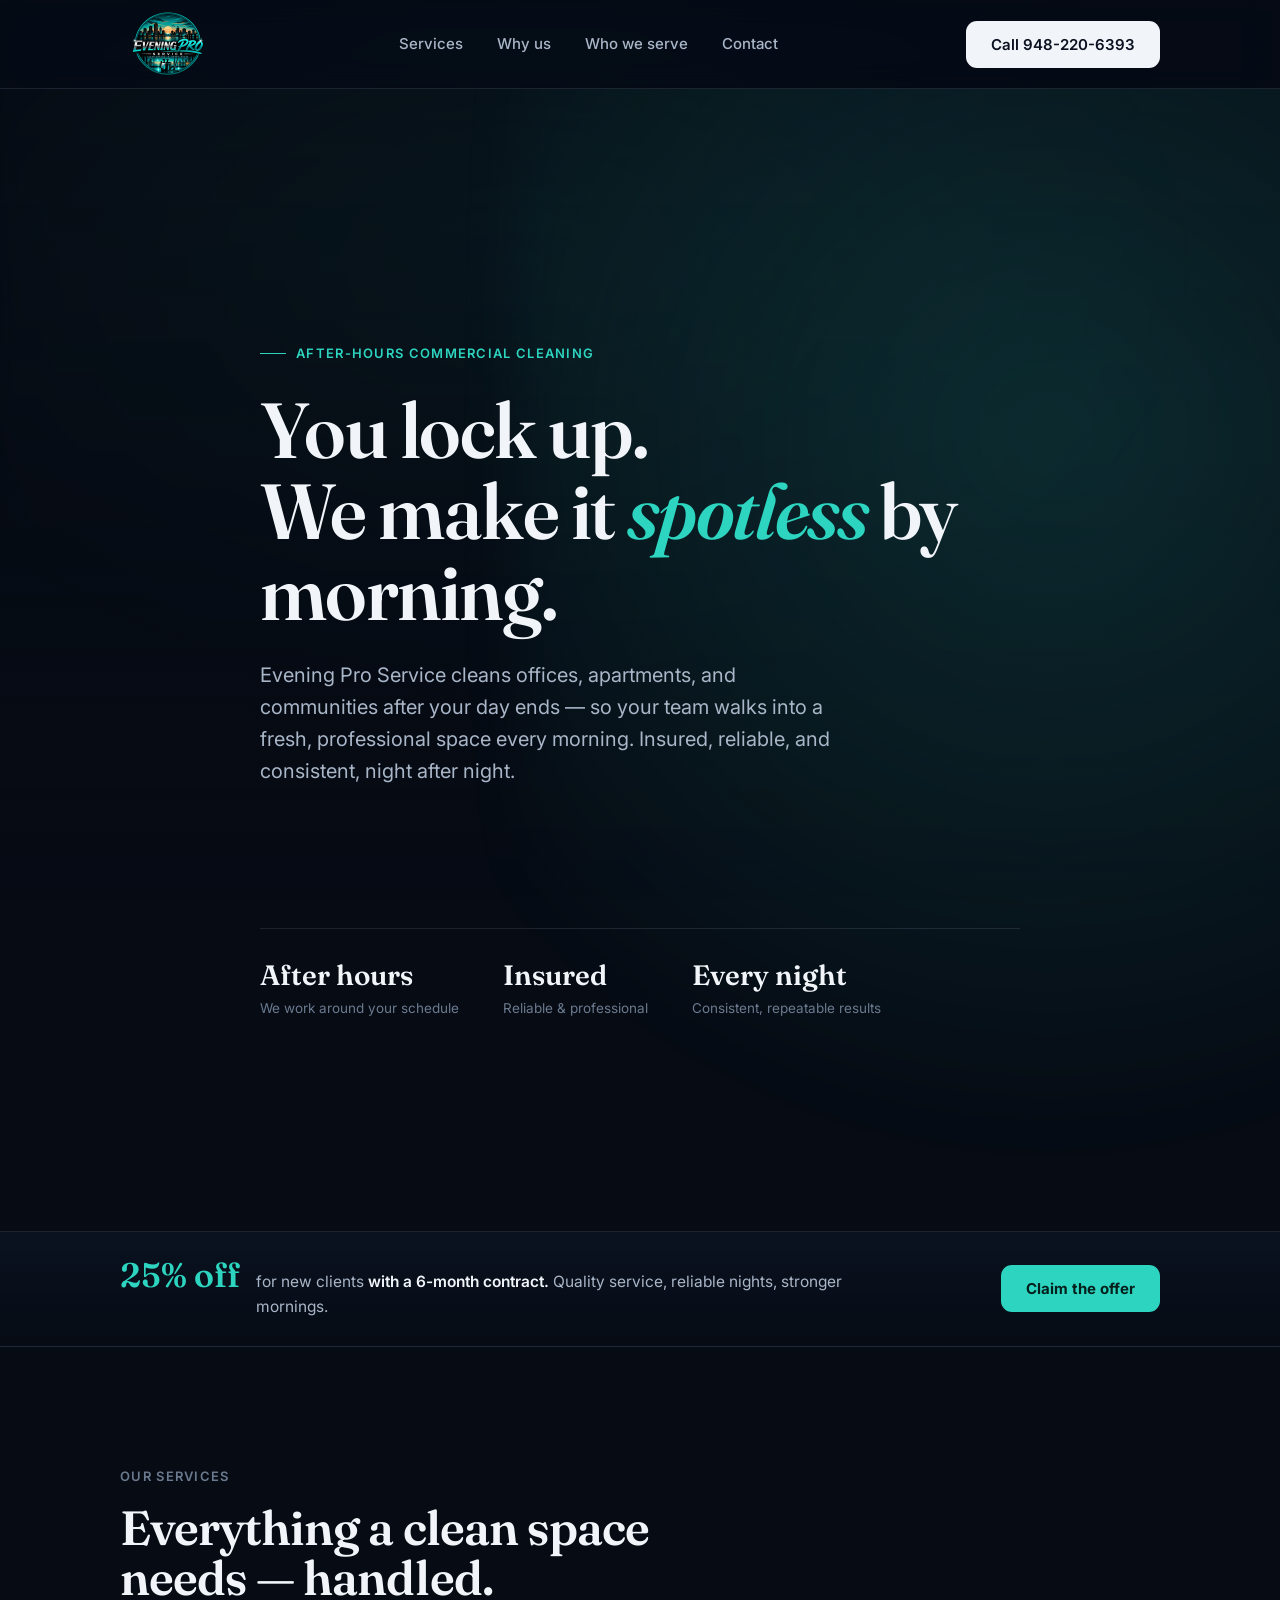
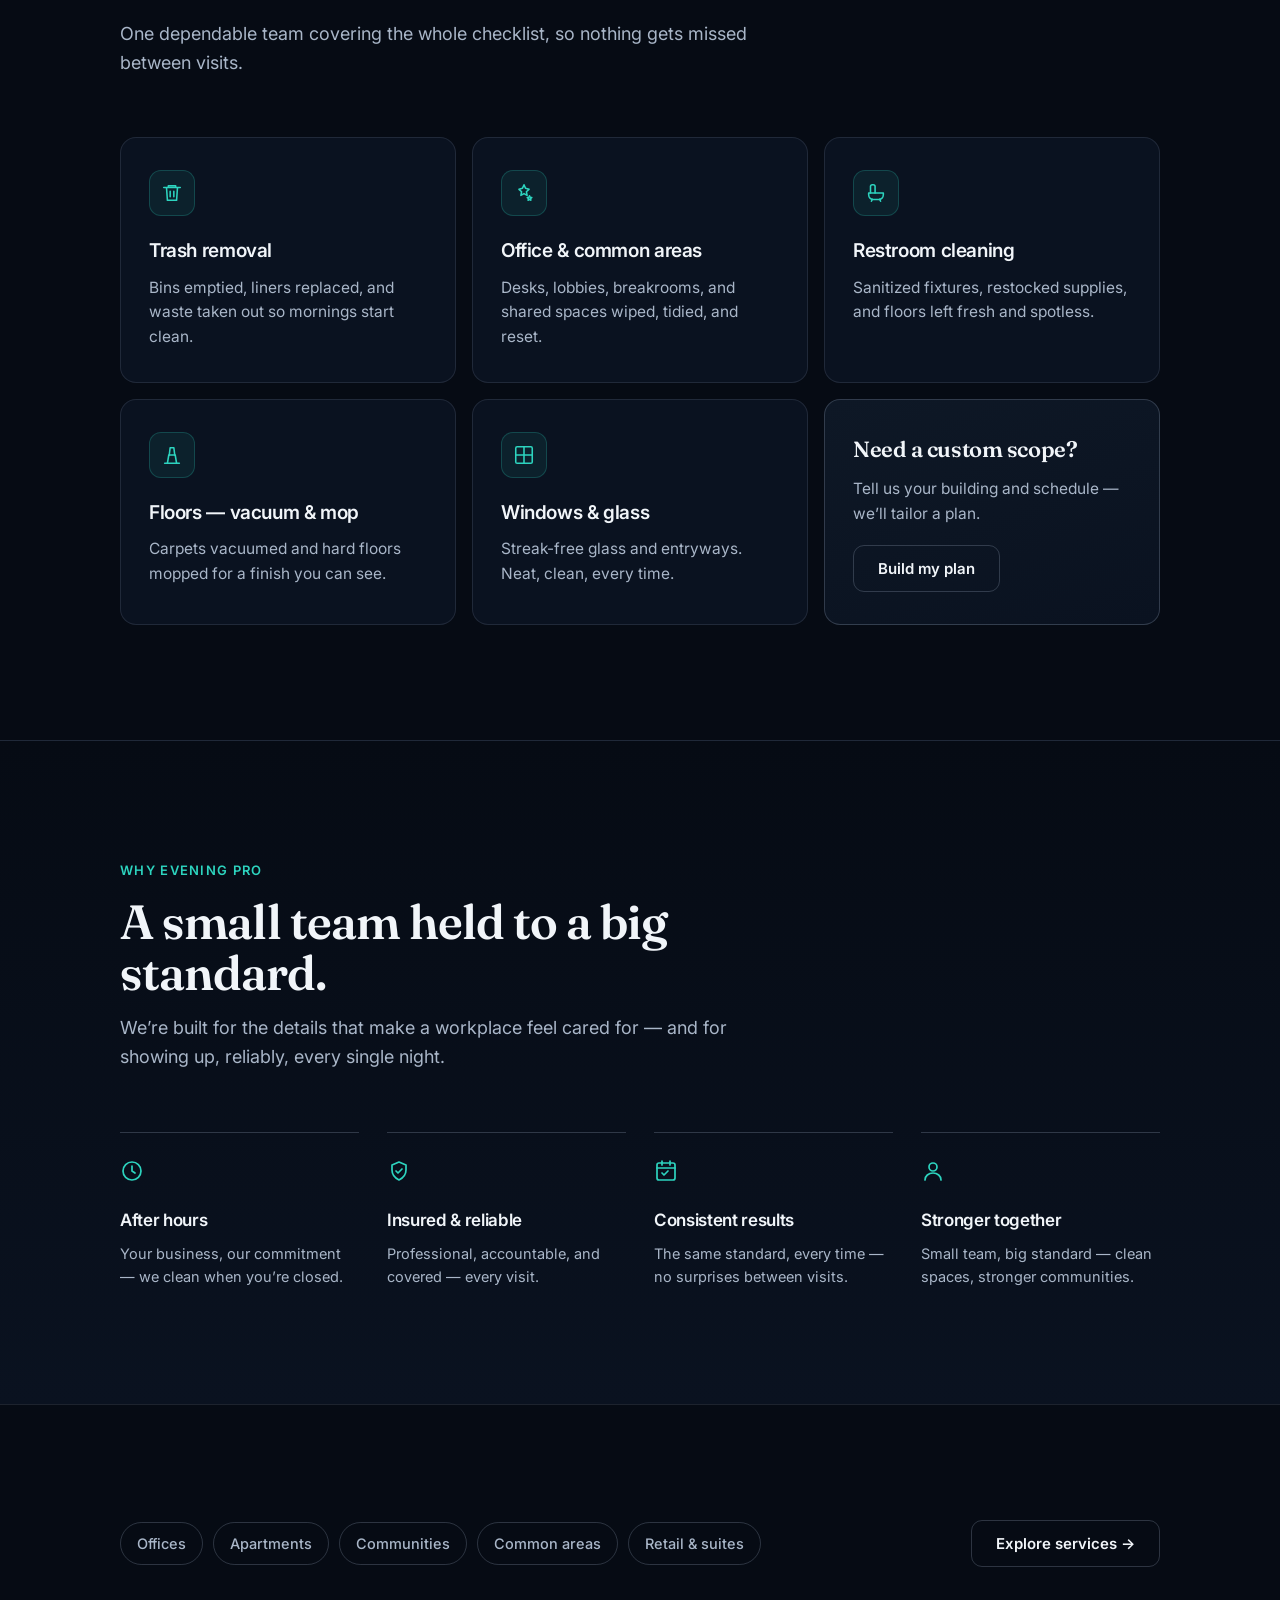
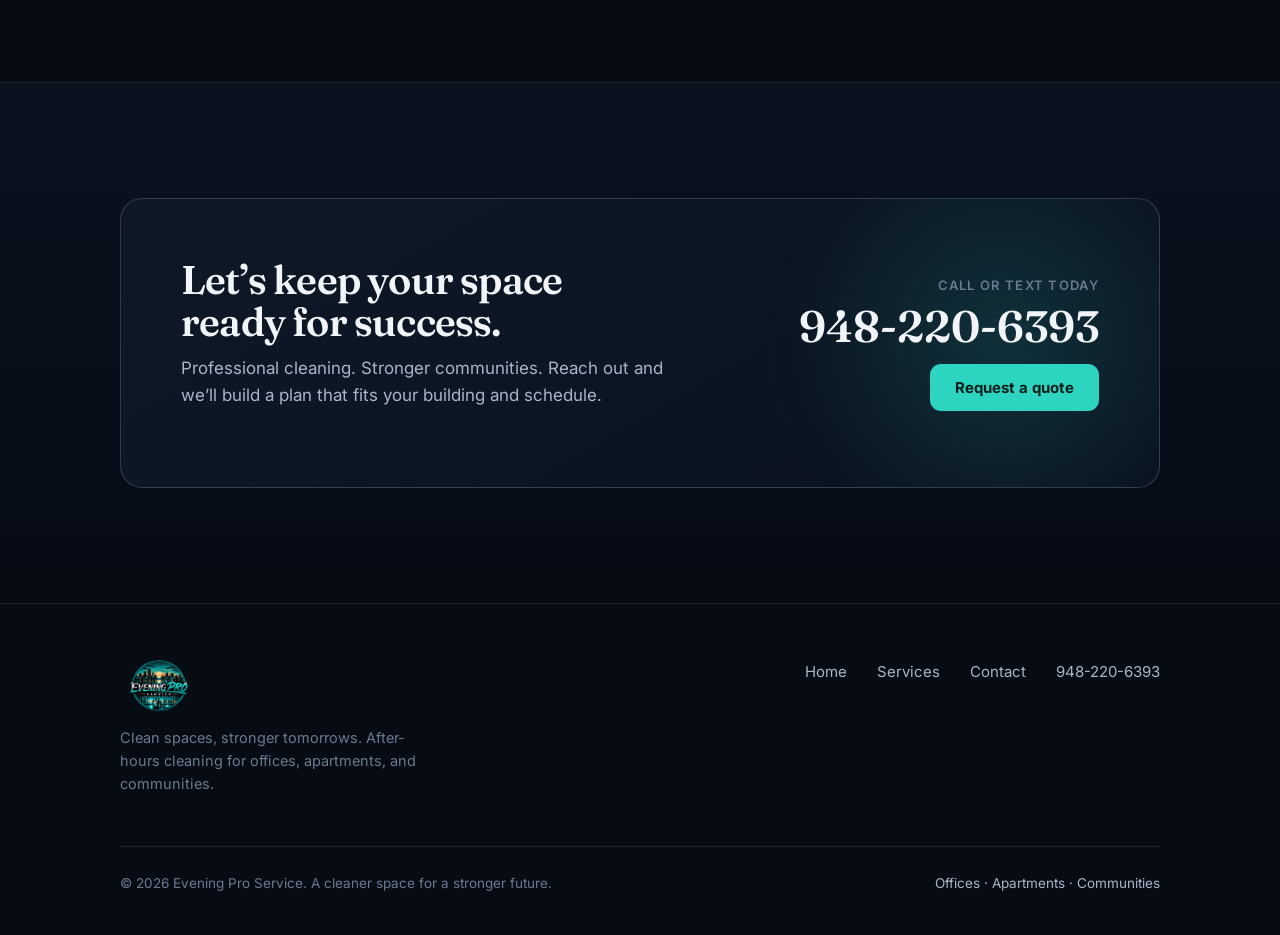
<file: index.html>
<!DOCTYPE html>
<html lang="en">
<head>
<meta charset="utf-8" />
<meta name="viewport" content="width=device-width, initial-scale=1" />
<title>Evening Pro Service — After-Hours Commercial Cleaning</title>
<meta name="description" content="Professional after-hours cleaning for offices, apartments, and communities. Insured, reliable, consistent. You lock up — we make it spotless by morning." />
<meta name="theme-color" content="#060b14" />
<link rel="preconnect" href="https://fonts.googleapis.com" />
<link rel="preconnect" href="https://fonts.gstatic.com" crossorigin />
<link href="https://fonts.googleapis.com/css2?family=Fraunces:opsz,wght@9..144,500;9..144,600&family=Inter:wght@400;500;600;700&display=swap" rel="stylesheet" />
<style>
:root{
  --bg:#060b14;          /* near-black slate */
  --bg2:#0a1220;         /* panel */
  --bg3:#0e1826;         /* raised panel */
  --ink:#f1f5f9;         /* primary text */
  --sub:#a9b6c8;         /* secondary text */
  --mute:#6b7a8f;        /* muted */
  --line:rgba(148,163,184,.16);
  --line2:rgba(148,163,184,.28);
  --teal:#2dd4bf;        /* refined aqua accent */
  --teal-deep:#14b8a6;
  --teal-glow:rgba(45,212,191,.16);

  --serif:"Fraunces", Georgia, "Times New Roman", serif;
  --sans:"Inter", system-ui, -apple-system, BlinkMacSystemFont, "Segoe UI", Roboto, Arial, sans-serif;
  --wrap:1120px;
  --pad:clamp(22px, 5vw, 40px);
}

*{ box-sizing:border-box; }
html{ scroll-behavior:smooth; }
body{
  margin:0; background:var(--bg); color:var(--ink);
  font-family:var(--sans); font-size:17px; line-height:1.6;
  -webkit-font-smoothing:antialiased; overflow-x:hidden; padding-top:88px;
}
a{ color:inherit; text-decoration:none; }
img{ max-width:100%; display:block; }
h1,h2,h3{ margin:0; letter-spacing:-0.02em; overflow-wrap:break-word; }
.wrap{ max-width:var(--wrap); margin:0 auto; padding-left:var(--pad); padding-right:var(--pad); }
.serif-h{ font-family:var(--serif); font-weight:600; }

/* ---------- Ambient slow-moving gradient glow (site-wide background) ---------- */
.ambient{
  position:fixed; inset:0; z-index:-2; pointer-events:none;
  background:
    radial-gradient(45% 40% at 20% 15%, rgba(45,212,191,.10), transparent 60%),
    radial-gradient(40% 45% at 85% 20%, rgba(56,120,180,.12), transparent 60%),
    radial-gradient(50% 50% at 60% 100%, rgba(45,212,191,.07), transparent 60%);
  background-size:200% 200%, 200% 200%, 200% 200%;
  animation:drift 26s ease-in-out infinite alternate;
  filter:blur(10px);
}
@keyframes drift{
  0%{ background-position:0% 0%, 100% 0%, 50% 100%; }
  100%{ background-position:30% 20%, 70% 30%, 40% 80%; }
}
body::before{
  content:""; position:fixed; inset:0; z-index:-1; pointer-events:none;
  background:linear-gradient(180deg, rgba(6,11,20,.4), rgba(6,11,20,.86));
}

/* ---------- Buttons ---------- */
.btn{
  display:inline-flex; align-items:center; justify-content:center; gap:9px;
  font-weight:600; font-size:15px; line-height:1; font-family:inherit;
  padding:15px 24px; border-radius:11px; cursor:pointer; border:1px solid transparent;
  transition:transform .16s ease, background .2s ease, border-color .2s ease, box-shadow .2s ease, color .2s ease;
  white-space:nowrap;
}
.btn--primary{ background:var(--ink); color:#0b1120; }
.btn--primary:hover{ transform:translateY(-2px); background:#fff; box-shadow:0 12px 30px -12px rgba(255,255,255,.4); }
.btn--teal{ background:var(--teal); color:#04201c; font-weight:700; }
.btn--teal:hover{ transform:translateY(-2px); background:var(--teal-deep); box-shadow:0 14px 34px -12px var(--teal-glow); }
.btn--ghost{ background:transparent; color:var(--ink); border-color:var(--line2); }
.btn--ghost:hover{ transform:translatey(-2px); border-color:var(--teal); color:var(--teal); }

/* ---------- Header ---------- */
header{
  position:fixed; top:0; left:0; right:0; z-index:50;
  background:rgba(6,11,20,.7); backdrop-filter:blur(14px) saturate(150%);
  border-bottom:1px solid var(--line); transition:background .3s ease, border-color .3s ease;
}
header.scrolled{ background:rgba(6,11,20,.92); }
.nav{ display:flex; align-items:center; justify-content:space-between; height:88px; gap:14px; }
.brand{ display:flex; align-items:center; gap:11px; font-weight:700; letter-spacing:-0.01em; }
.brand .mark{
  width:34px; height:34px; border-radius:9px; flex:0 0 auto; position:relative; overflow:hidden;
  background:linear-gradient(150deg, #0e1826 0%, #12263a 60%, #14b8a6 190%);
  border:1px solid var(--line2);
}
.brand .mark::before{ content:""; position:absolute; left:7px; top:7px; width:13px; height:13px; border-radius:50%; box-shadow: inset -4px 2px 0 0 rgba(45,212,191,.9); }
.brand .mark::after{ content:""; position:absolute; left:0; right:0; bottom:8px; height:1.5px; background:rgba(148,163,184,.45); }
.mark--sm{ width:30px; height:30px; }
.brand-name{ color:var(--ink); }
.nav-links{ display:flex; align-items:center; gap:6px; }
.nav-links a{ padding:9px 14px; border-radius:8px; font-weight:500; font-size:15px; color:var(--sub); transition:color .15s, background .15s; }
.nav-links a:hover{ color:var(--ink); background:rgba(148,163,184,.08); }
.nav-links a.active{ color:var(--teal); }
.nav-cta{ margin-left:6px; }
  @media (max-width:520px){
    .nav{ height:74px; gap:10px; }
    .nav-cta{ padding:10px 14px; font-size:13px; margin-left:0; }
    .nav-cta .cta-long{ display:none; }
  }
  @media (min-width:521px){ .nav-cta .cta-short{ display:none; } }
@media (max-width:820px){ .nav-links{ display:none; } }

/* ---------- Reveal animation ---------- */
.reveal{ opacity:0; transform:translateY(22px); transition:opacity .7s cubic-bezier(.16,1,.3,1), transform .7s cubic-bezier(.16,1,.3,1); }
.reveal.in{ opacity:1; transform:none; }

/* ---------- Hero ---------- */
.hero{ position:relative; overflow:hidden; }
.hero-inner{ padding-top:clamp(72px,11vw,132px); padding-bottom:clamp(56px,8vw,96px); max-width:840px; position:relative; z-index:1; }
.hero-glow{
  position:absolute; z-index:0; top:-30%; right:-10%; width:70%; height:150%;
  background:radial-gradient(circle at 60% 40%, var(--teal-glow), transparent 62%);
  filter:blur(30px); animation:heroPulse 12s ease-in-out infinite alternate; pointer-events:none;
}
@keyframes heroPulse{ 0%{ opacity:.7; transform:translate(0,0) scale(1);} 100%{ opacity:1; transform:translate(-4%,3%) scale(1.08);} }
.eyebrow{ display:inline-flex; align-items:center; gap:10px; margin-bottom:26px; font-size:13px; font-weight:600; letter-spacing:.1em; text-transform:uppercase; color:var(--teal); }
.eyebrow::before{ content:""; width:26px; height:1.5px; background:var(--teal); }
.hero h1{ font-family:var(--serif); font-weight:600; font-size:clamp(30px, 8.5vw, 78px); line-height:1.04; overflow-wrap:break-word; word-break:break-word; hyphens:auto; }
.hero h1 em{ font-style:italic; color:var(--teal); }
.hero .lead{ margin:26px 0 0; max-width:580px; font-size:clamp(17px,2vw,20px); color:var(--sub); }
.hero-actions{ display:flex; flex-wrap:wrap; gap:12px; margin-top:38px; }
.hero-meta{ display:flex; flex-wrap:wrap; gap:26px 44px; margin-top:56px; padding-top:32px; border-top:1px solid var(--line); }
.hero-meta div{ min-width:120px; }
.hero-meta .n{ font-family:var(--serif); font-size:28px; font-weight:600; line-height:1; color:var(--ink); }
.hero-meta .l{ margin-top:9px; font-size:13.5px; color:var(--mute); }

/* ---------- Special ---------- */
.special{ border-top:1px solid var(--line); border-bottom:1px solid var(--line); background:linear-gradient(180deg, var(--bg2), var(--bg)); }
.special-inner{ display:flex; flex-wrap:wrap; align-items:center; justify-content:space-between; gap:20px; padding-top:26px; padding-bottom:26px; }
.special .txt{ display:flex; align-items:baseline; gap:16px; flex-wrap:wrap; }
.special .pct{ font-family:var(--serif); font-size:34px; font-weight:600; line-height:1; color:var(--teal); }
.special .desc{ color:var(--sub); font-size:15.5px; max-width:60ch; }
.special .desc b{ color:var(--ink); font-weight:600; }

/* ---------- Sections ---------- */
section{ padding:clamp(66px,9vw,116px) 0; position:relative; }
.sec-head{ max-width:640px; margin-bottom:clamp(40px,5vw,60px); }
.sec-head .kick{ font-size:13px; font-weight:600; letter-spacing:.1em; text-transform:uppercase; color:var(--mute); }
.sec-head .kick--teal{ color:var(--teal); }
.sec-head h2{ font-family:var(--serif); font-weight:600; font-size:clamp(30px,4.4vw,48px); line-height:1.05; margin-top:14px; }
.sec-head p{ margin:16px 0 0; color:var(--sub); font-size:18px; }

/* Services grid */
.svc-grid{ display:grid; grid-template-columns:repeat(3,1fr); gap:16px; }
.svc{ background:var(--bg2); border:1px solid var(--line); border-radius:16px; padding:32px 28px; transition:transform .2s ease, border-color .2s ease, background .2s ease; }
.svc:hover{ transform:translateY(-6px); border-color:var(--line2); background:var(--bg3); }
.svc .ico{ width:46px; height:46px; border-radius:12px; background:rgba(45,212,191,.08); border:1px solid rgba(45,212,191,.22); display:flex; align-items:center; justify-content:center; color:var(--teal); margin-bottom:20px; transition:background .2s ease; }
.svc:hover .ico{ background:rgba(45,212,191,.14); }
.svc .ico svg{ width:22px; height:22px; }
.svc h3{ font-size:19px; font-weight:600; }
.svc p{ margin:9px 0 0; color:var(--sub); font-size:15.5px; }
.svc--cta{ display:flex; align-items:center; background:linear-gradient(160deg, var(--bg3), var(--bg2)); border-color:var(--line2); }
.svc--cta .serif-h{ font-size:22px; }
.svc--cta p{ margin:10px 0 18px; }
@media (max-width:860px){ .svc-grid{ grid-template-columns:repeat(2,1fr); } }
@media (max-width:560px){ .svc-grid{ grid-template-columns:1fr; } }

/* Values */
.values{ background:linear-gradient(180deg, var(--bg), var(--bg2)); border-top:1px solid var(--line); }
.val-grid{ display:grid; grid-template-columns:repeat(4,1fr); gap:28px; }
.val{ padding-top:26px; border-top:1px solid var(--line2); }
.val .ico{ color:var(--teal); margin-bottom:16px; }
.val .ico svg{ width:24px; height:24px; }
.val h3{ font-size:17px; font-weight:600; }
.val p{ margin:8px 0 0; color:var(--sub); font-size:14.5px; }
@media (max-width:900px){ .val-grid{ grid-template-columns:repeat(2,1fr); gap:32px; } }
@media (max-width:520px){ .val-grid{ grid-template-columns:1fr; } }

/* Serve strip */
.serve{ border-top:1px solid var(--line); }
.serve-inner{ display:flex; align-items:center; justify-content:space-between; flex-wrap:wrap; gap:16px; }
.serve .who{ display:flex; flex-wrap:wrap; gap:10px; }
.serve .who span{ padding:9px 16px; border:1px solid var(--line2); border-radius:999px; font-size:14.5px; font-weight:500; color:var(--sub); transition:border-color .2s, color .2s; }
.serve .who span:hover{ border-color:var(--teal); color:var(--teal); }

/* CTA */
.cta{ background:linear-gradient(180deg, var(--bg2), var(--bg)); border-top:1px solid var(--line); }
.cta-card{
  position:relative; overflow:hidden;
  background:linear-gradient(150deg, var(--bg3), var(--bg2));
  border:1px solid var(--line2); border-radius:22px;
  padding:clamp(36px,5vw,60px); display:flex; flex-wrap:wrap; align-items:center; justify-content:space-between; gap:30px;
}
.cta-card::after{ content:""; position:absolute; top:-40%; right:-10%; width:50%; height:180%; background:radial-gradient(circle, var(--teal-glow), transparent 60%); filter:blur(20px); pointer-events:none; }
.cta-card > *{ position:relative; z-index:1; }
.cta-card h2{ font-family:var(--serif); font-weight:600; font-size:clamp(28px,4vw,40px); line-height:1.05; max-width:15ch; }
.cta-card .sub{ margin-top:12px; color:var(--sub); max-width:44ch; }
.cta-phone{ text-align:right; }
.cta-phone .call-label{ font-size:13px; letter-spacing:.1em; text-transform:uppercase; color:var(--mute); font-weight:600; }
.cta-phone .num{ font-family:var(--serif); font-size:clamp(30px,4.4vw,44px); font-weight:600; line-height:1.1; margin:6px 0 14px; color:var(--ink); }
@media (max-width:640px){ .cta-phone{ text-align:left; } }

/* Footer */
footer{ background:var(--bg); border-top:1px solid var(--line); color:var(--sub); }
footer .wrap{ padding-top:56px; padding-bottom:40px; }
.foot-top{ display:flex; flex-wrap:wrap; justify-content:space-between; gap:30px; padding-bottom:36px; border-bottom:1px solid var(--line); }
.foot-brand{ color:var(--ink); display:flex; align-items:center; gap:11px; font-weight:700; }
.foot-tag{ margin-top:14px; max-width:36ch; font-size:14.5px; color:var(--mute); }
.foot-links{ display:flex; gap:30px; flex-wrap:wrap; }
.foot-links a{ color:var(--sub); font-size:15px; transition:color .15s; }
.foot-links a:hover{ color:var(--teal); }
.foot-bottom{ display:flex; flex-wrap:wrap; justify-content:space-between; gap:14px; padding-top:26px; font-size:13.5px; color:var(--mute); }
.foot-bottom .strong{ color:var(--sub); }

:focus-visible{ outline:2px solid var(--teal); outline-offset:3px; border-radius:4px; }
@media (prefers-reduced-motion:reduce){
  *{ transition:none !important; scroll-behavior:auto; }
  .ambient, .hero-glow{ animation:none; }
  .reveal{ opacity:1; transform:none; }
}


  /* Brand logo images */
  .brand-logo{ height:64px; width:auto; display:block; }
  @media (max-width:520px){ .brand-logo{ height:52px; } }
  @media (max-width:520px){ body{ padding-top:74px; } }
  .foot-logo{ height:52px; width:auto; display:block; }
  .hero-logo{ width:min(360px,72vw); height:auto; margin:0 auto 28px; display:block; filter:drop-shadow(0 10px 40px rgba(45,212,191,.18)); }
  .brand{ gap:0; }


  /* Hamburger button — hidden on desktop, shown on mobile */
  .nav-toggle{ display:none; width:44px; height:44px; border:1px solid var(--line2); background:rgba(148,163,184,.06); border-radius:11px; cursor:pointer; padding:0; align-items:center; justify-content:center; flex-direction:column; gap:5px; }
  .nav-toggle span{ display:block; width:20px; height:2px; background:var(--ink); border-radius:2px; transition:transform .25s ease, opacity .2s ease; }
  body.menu-open .nav-toggle span:nth-child(1){ transform:translateY(7px) rotate(45deg); }
  body.menu-open .nav-toggle span:nth-child(2){ opacity:0; }
  body.menu-open .nav-toggle span:nth-child(3){ transform:translateY(-7px) rotate(-45deg); }

  /* Full-screen overlay menu */
  .mobile-menu{
    position:fixed; inset:0; z-index:45;
    background:rgba(6,11,20,.98); backdrop-filter:blur(8px);
    display:flex; align-items:center; justify-content:center;
    opacity:0; visibility:hidden; transition:opacity .3s ease, visibility .3s ease;
  }
  body.menu-open .mobile-menu{ opacity:1; visibility:visible; }
  .mm-links{ display:flex; flex-direction:column; align-items:center; gap:8px; text-align:center; }
  .mm-links a{ font-family:var(--serif); font-size:30px; font-weight:600; color:var(--ink); padding:12px 20px; transition:color .18s ease, transform .18s ease; opacity:0; transform:translateY(12px); }
  body.menu-open .mm-links a{ opacity:1; transform:none; }
  body.menu-open .mm-links a:nth-child(1){ transition-delay:.05s; }
  body.menu-open .mm-links a:nth-child(2){ transition-delay:.10s; }
  body.menu-open .mm-links a:nth-child(3){ transition-delay:.15s; }
  body.menu-open .mm-links a:nth-child(4){ transition-delay:.20s; }
  body.menu-open .mm-links a:nth-child(5){ transition-delay:.25s; }
  .mm-links a:not(.btn):hover{ color:var(--teal); }
  .mm-call{ margin-top:20px; font-family:var(--sans) !important; font-size:16px !important; padding:16px 28px !important; }
  .mm-links a.mm-call{ transform:translateY(12px); }
  body.menu-open .mm-links a.mm-call{ transform:none; }

  @media (max-width:820px){
    .nav-links{ display:none; }
    .nav-cta{ display:none; }      /* Call now lives inside the menu */
    .nav-toggle{ display:flex; }
  }
  @media (min-width:821px){
    .mobile-menu{ display:none; }
  }

</style>
</head>
<body>
<div class="ambient" aria-hidden="true"></div>

<header id="site-header">
  <div class="wrap nav">
    <a class="brand" href="index.html" aria-label="Evening Pro Service home">
      <img class="brand-logo" src="logo-web.png" alt="Evening Pro Service" />
    </a>
    <nav class="nav-links" aria-label="Primary">
      <a href="services.html">Services</a>
      <a href="#why">Why us</a>
      <a href="#serve">Who we serve</a>
      <a href="report-card.html">Contact</a>
    </nav>
    <a class="btn btn--primary nav-cta" href="tel:9482206393" aria-label="Call 948-220-6393"><span class="cta-long">Call 948-220-6393</span><span class="cta-short">Call</span></a>
    <button class="nav-toggle" id="navToggle" aria-label="Open menu" aria-expanded="false" aria-controls="mobileMenu">
      <span></span><span></span><span></span>
    </button>
  </div>
</header>
<div class="mobile-menu" id="mobileMenu" aria-hidden="true">
  <nav class="mm-links" aria-label="Mobile">
      <a href="services.html">Services</a>
      <a href="#why">Why us</a>
      <a href="#serve">Who we serve</a>
      <a href="report-card.html">Contact</a>
      <a class="btn btn--teal mm-call" href="tel:9482206393">Call 948-220-6393</a>
  </nav>
</div>


<main>
  <section class="hero">
    <div class="hero-glow" aria-hidden="true"></div>
    <div class="wrap hero-inner">
      <span class="eyebrow reveal">After-hours commercial cleaning</span>
      <h1 class="reveal">You lock up.<br>We make it <em>spotless</em> by morning.</h1>
      <p class="lead reveal">Evening Pro Service cleans offices, apartments, and communities after your day ends — so your team walks into a fresh, professional space every morning. Insured, reliable, and consistent, night after night.</p>
      <div class="hero-actions reveal">
        <a class="btn btn--primary" href="report-card.html">Request a quote</a>
        <a class="btn btn--ghost" href="services.html">See what we clean</a>
      </div>
      <div class="hero-meta reveal">
        <div><div class="n">After hours</div><div class="l">We work around your schedule</div></div>
        <div><div class="n">Insured</div><div class="l">Reliable &amp; professional</div></div>
        <div><div class="n">Every night</div><div class="l">Consistent, repeatable results</div></div>
      </div>
    </div>
  </section>

  <div class="special">
    <div class="wrap special-inner reveal">
      <div class="txt">
        <span class="pct">25% off</span>
        <span class="desc">for new clients <b>with a 6-month contract.</b> Quality service, reliable nights, stronger mornings.</span>
      </div>
      <a class="btn btn--teal" href="report-card.html">Claim the offer</a>
    </div>
  </div>

  <section id="services">
    <div class="wrap">
      <div class="sec-head reveal">
        <span class="kick">Our services</span>
        <h2>Everything a clean space needs — handled.</h2>
        <p>One dependable team covering the whole checklist, so nothing gets missed between visits.</p>
      </div>
      <div class="svc-grid">
        <article class="svc reveal">
          <div class="ico" aria-hidden="true"><svg viewBox="0 0 24 24" fill="none" stroke="currentColor" stroke-width="1.7" stroke-linecap="round" stroke-linejoin="round"><path d="M3 6h18M8 6V4h8v2M6 6l1 14h10l1-14M10 10v6M14 10v6"/></svg></div>
          <h3>Trash removal</h3>
          <p>Bins emptied, liners replaced, and waste taken out so mornings start clean.</p>
        </article>
        <article class="svc reveal">
          <div class="ico" aria-hidden="true"><svg viewBox="0 0 24 24" fill="none" stroke="currentColor" stroke-width="1.7" stroke-linecap="round" stroke-linejoin="round"><path d="M12 3l1.6 3.7L17.5 8l-2.9 2.6.8 4-3.4-2-3.4 2 .8-4L6.5 8l3.9-1.3z"/><path d="M18 15l.7 1.7L20.5 17l-1.4 1 .4 1.9L18 19l-1.5.9.4-1.9-1.4-1 1.8-.3z"/></svg></div>
          <h3>Office &amp; common areas</h3>
          <p>Desks, lobbies, breakrooms, and shared spaces wiped, tidied, and reset.</p>
        </article>
        <article class="svc reveal">
          <div class="ico" aria-hidden="true"><svg viewBox="0 0 24 24" fill="none" stroke="currentColor" stroke-width="1.7" stroke-linecap="round" stroke-linejoin="round"><path d="M6 12V5a2 2 0 0 1 2-2h1a2 2 0 0 1 2 2v7"/><path d="M4 12h16v2a5 5 0 0 1-5 5H9a5 5 0 0 1-5-5z"/><path d="M8 19l-1 2M16 19l1 2"/></svg></div>
          <h3>Restroom cleaning</h3>
          <p>Sanitized fixtures, restocked supplies, and floors left fresh and spotless.</p>
        </article>
        <article class="svc reveal">
          <div class="ico" aria-hidden="true"><svg viewBox="0 0 24 24" fill="none" stroke="currentColor" stroke-width="1.7" stroke-linecap="round" stroke-linejoin="round"><path d="M4 21h16"/><path d="M7 21l1.5-9h7L17 21"/><path d="M9 12l1-8h4l1 8"/></svg></div>
          <h3>Floors — vacuum &amp; mop</h3>
          <p>Carpets vacuumed and hard floors mopped for a finish you can see.</p>
        </article>
        <article class="svc reveal">
          <div class="ico" aria-hidden="true"><svg viewBox="0 0 24 24" fill="none" stroke="currentColor" stroke-width="1.7" stroke-linecap="round" stroke-linejoin="round"><rect x="3" y="3" width="18" height="18" rx="1.5"/><path d="M12 3v18M3 12h18"/></svg></div>
          <h3>Windows &amp; glass</h3>
          <p>Streak-free glass and entryways. Neat, clean, every time.</p>
        </article>
        <article class="svc svc--cta reveal">
          <div>
            <h3 class="serif-h">Need a custom scope?</h3>
            <p>Tell us your building and schedule — we&rsquo;ll tailor a plan.</p>
            <a class="btn btn--ghost" href="report-card.html">Build my plan</a>
          </div>
        </article>
      </div>
    </div>
  </section>

  <section id="why" class="values">
    <div class="wrap">
      <div class="sec-head reveal">
        <span class="kick kick--teal">Why Evening Pro</span>
        <h2>A small team held to a big standard.</h2>
        <p>We&rsquo;re built for the details that make a workplace feel cared for &mdash; and for showing up, reliably, every single night.</p>
      </div>
      <div class="val-grid">
        <div class="val reveal">
          <div class="ico" aria-hidden="true"><svg viewBox="0 0 24 24" fill="none" stroke="currentColor" stroke-width="1.7" stroke-linecap="round" stroke-linejoin="round"><circle cx="12" cy="12" r="9"/><path d="M12 7v5l3 2"/></svg></div>
          <h3>After hours</h3>
          <p>Your business, our commitment &mdash; we clean when you&rsquo;re closed.</p>
        </div>
        <div class="val reveal">
          <div class="ico" aria-hidden="true"><svg viewBox="0 0 24 24" fill="none" stroke="currentColor" stroke-width="1.7" stroke-linecap="round" stroke-linejoin="round"><path d="M12 3l7 3v5c0 4.4-3 8-7 10-4-2-7-5.6-7-10V6z"/><path d="M9 12l2 2 4-4"/></svg></div>
          <h3>Insured &amp; reliable</h3>
          <p>Professional, accountable, and covered &mdash; every visit.</p>
        </div>
        <div class="val reveal">
          <div class="ico" aria-hidden="true"><svg viewBox="0 0 24 24" fill="none" stroke="currentColor" stroke-width="1.7" stroke-linecap="round" stroke-linejoin="round"><rect x="3" y="4" width="18" height="17" rx="2"/><path d="M3 9h18M8 2v4M16 2v4M8 14l2 2 4-4"/></svg></div>
          <h3>Consistent results</h3>
          <p>The same standard, every time &mdash; no surprises between visits.</p>
        </div>
        <div class="val reveal">
          <div class="ico" aria-hidden="true"><svg viewBox="0 0 24 24" fill="none" stroke="currentColor" stroke-width="1.7" stroke-linecap="round" stroke-linejoin="round"><circle cx="12" cy="8" r="4"/><path d="M4 21c0-4 3.5-7 8-7s8 3 8 7"/></svg></div>
          <h3>Stronger together</h3>
          <p>Small team, big standard &mdash; clean spaces, stronger communities.</p>
        </div>
      </div>
    </div>
  </section>

  <section id="serve" class="serve">
    <div class="wrap serve-inner reveal">
      <div class="who">
        <span>Offices</span><span>Apartments</span><span>Communities</span><span>Common areas</span><span>Retail &amp; suites</span>
      </div>
      <a class="btn btn--ghost" href="services.html">Explore services &rarr;</a>
    </div>
  </section>

  <section class="cta">
    <div class="wrap">
      <div class="cta-card reveal">
        <div>
          <h2>Let&rsquo;s keep your space ready for success.</h2>
          <p class="sub">Professional cleaning. Stronger communities. Reach out and we&rsquo;ll build a plan that fits your building and schedule.</p>
        </div>
        <div class="cta-phone">
          <div class="call-label">Call or text today</div>
          <div class="num">948-220-6393</div>
          <a class="btn btn--teal" href="report-card.html">Request a quote</a>
        </div>
      </div>
    </div>
  </section>
</main>

<footer>
  <div class="wrap">
    <div class="foot-top">
      <div>
        <div class="foot-brand"><img class="foot-logo" src="logo-web.png" alt="Evening Pro Service" /></div>
        <p class="foot-tag">Clean spaces, stronger tomorrows. After-hours cleaning for offices, apartments, and communities.</p>
      </div>
      <nav class="foot-links" aria-label="Footer">
        <a href="index.html">Home</a><a href="services.html">Services</a><a href="report-card.html">Contact</a><a href="tel:9482206393">948-220-6393</a>
      </nav>
    </div>
    <div class="foot-bottom">
      <span>&copy; <span id="y"></span> Evening Pro Service. A cleaner space for a stronger future.</span>
      <span class="strong">Offices &middot; Apartments &middot; Communities</span>
    </div>
  </div>
</footer>
<script>
// Year in footer
(function(){ var y=document.getElementById("y"); if(y) y.textContent=new Date().getFullYear(); })();

// Header solidifies on scroll
(function(){
  var h=document.getElementById("site-header");
  if(!h) return;
  var onScroll=function(){ h.classList.toggle("scrolled", window.scrollY>8); };
  window.addEventListener("scroll", onScroll, {passive:true}); onScroll();
})();

// Scroll reveals
(function(){
  var items=document.querySelectorAll(".reveal");
  if(!("IntersectionObserver" in window)){ items.forEach(function(el){ el.classList.add("in"); }); return; }
  var io=new IntersectionObserver(function(entries){
    entries.forEach(function(e){
      if(e.isIntersecting){
        var el=e.target;
        var sibs=el.parentElement?Array.prototype.indexOf.call(el.parentElement.children, el):0;
        setTimeout(function(){ el.classList.add("in"); }, Math.min(sibs,6)*70);
        io.unobserve(el);
      }
    });
  }, { threshold:0.14, rootMargin:"0px 0px -6% 0px" });
  items.forEach(function(el){ io.observe(el); });
})();

// Mark active nav link by filename
(function(){
  var path=(location.pathname.split("/").pop()||"index.html");
  document.querySelectorAll(".nav-links a").forEach(function(a){
    var href=a.getAttribute("href")||"";
    if(href===path || (path==="" && href==="index.html")) a.classList.add("active");
  });
})();

</script>
<script>
// Mobile full-screen menu toggle
(function(){
  var btn=document.getElementById("navToggle");
  var menu=document.getElementById("mobileMenu");
  if(!btn||!menu) return;
  function setOpen(open){
    document.body.classList.toggle("menu-open", open);
    btn.setAttribute("aria-expanded", open?"true":"false");
    menu.setAttribute("aria-hidden", open?"false":"true");
    document.body.style.overflow = open ? "hidden" : "";
  }
  btn.addEventListener("click", function(){ setOpen(!document.body.classList.contains("menu-open")); });
  // Close when a link is tapped
  menu.querySelectorAll("a").forEach(function(a){ a.addEventListener("click", function(){ setOpen(false); }); });
  // Close on Escape
  document.addEventListener("keydown", function(e){ if(e.key==="Escape") setOpen(false); });
})();
</script>
</body>
</html>
</file>
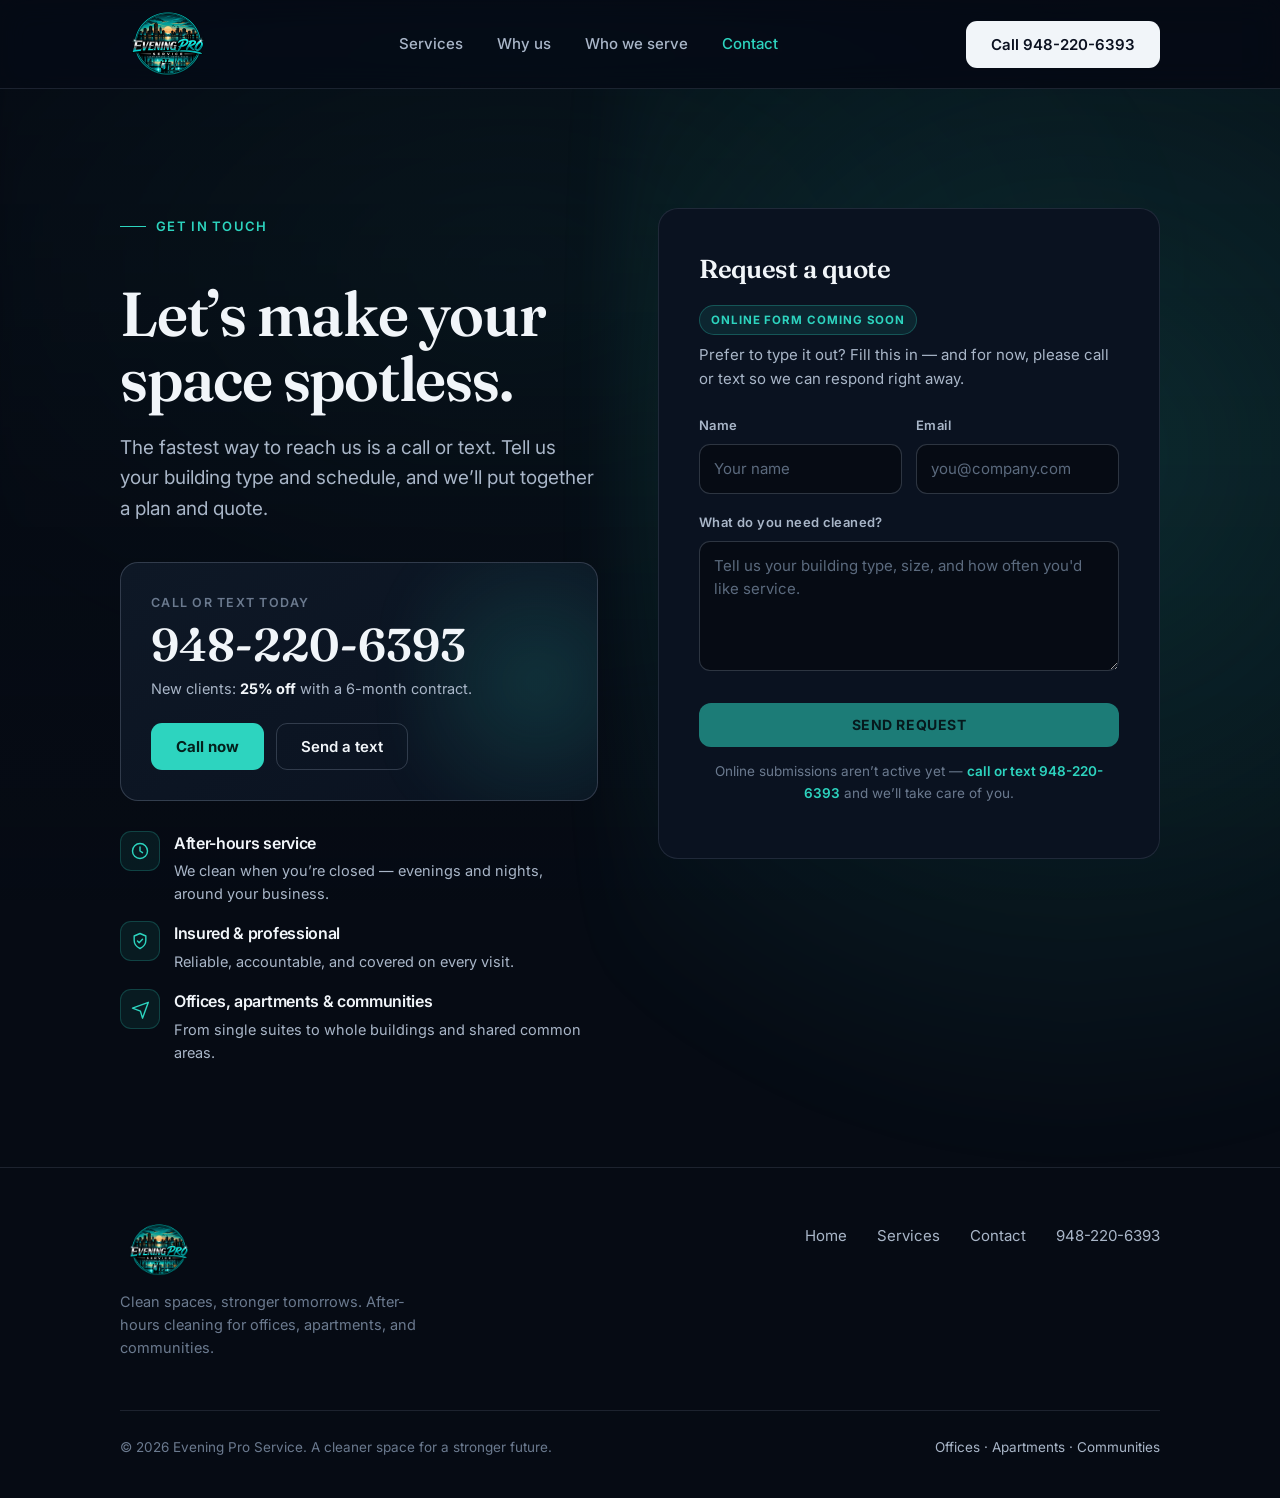
<file: report-card.html>
<!DOCTYPE html>
<html lang="en">
<head>
<meta charset="utf-8" />
<meta name="viewport" content="width=device-width, initial-scale=1" />
<title>Contact — Evening Pro Service</title>
<meta name="description" content="Request a quote or ask a question. Call or text Evening Pro Service at 948-220-6393 — after-hours cleaning for offices, apartments, and communities." />
<meta name="theme-color" content="#060b14" />
<link rel="preconnect" href="https://fonts.googleapis.com" />
<link rel="preconnect" href="https://fonts.gstatic.com" crossorigin />
<link href="https://fonts.googleapis.com/css2?family=Fraunces:opsz,wght@9..144,500;9..144,600&family=Inter:wght@400;500;600;700&display=swap" rel="stylesheet" />
<style>
:root{
  --bg:#060b14;          /* near-black slate */
  --bg2:#0a1220;         /* panel */
  --bg3:#0e1826;         /* raised panel */
  --ink:#f1f5f9;         /* primary text */
  --sub:#a9b6c8;         /* secondary text */
  --mute:#6b7a8f;        /* muted */
  --line:rgba(148,163,184,.16);
  --line2:rgba(148,163,184,.28);
  --teal:#2dd4bf;        /* refined aqua accent */
  --teal-deep:#14b8a6;
  --teal-glow:rgba(45,212,191,.16);

  --serif:"Fraunces", Georgia, "Times New Roman", serif;
  --sans:"Inter", system-ui, -apple-system, BlinkMacSystemFont, "Segoe UI", Roboto, Arial, sans-serif;
  --wrap:1120px;
  --pad:clamp(22px, 5vw, 40px);
}

*{ box-sizing:border-box; }
html{ scroll-behavior:smooth; }
body{
  margin:0; background:var(--bg); color:var(--ink);
  font-family:var(--sans); font-size:17px; line-height:1.6;
  -webkit-font-smoothing:antialiased; overflow-x:hidden; padding-top:88px;
}
a{ color:inherit; text-decoration:none; }
img{ max-width:100%; display:block; }
h1,h2,h3{ margin:0; letter-spacing:-0.02em; overflow-wrap:break-word; }
.wrap{ max-width:var(--wrap); margin:0 auto; padding-left:var(--pad); padding-right:var(--pad); }
.serif-h{ font-family:var(--serif); font-weight:600; }

/* ---------- Ambient slow-moving gradient glow (site-wide background) ---------- */
.ambient{
  position:fixed; inset:0; z-index:-2; pointer-events:none;
  background:
    radial-gradient(45% 40% at 20% 15%, rgba(45,212,191,.10), transparent 60%),
    radial-gradient(40% 45% at 85% 20%, rgba(56,120,180,.12), transparent 60%),
    radial-gradient(50% 50% at 60% 100%, rgba(45,212,191,.07), transparent 60%);
  background-size:200% 200%, 200% 200%, 200% 200%;
  animation:drift 26s ease-in-out infinite alternate;
  filter:blur(10px);
}
@keyframes drift{
  0%{ background-position:0% 0%, 100% 0%, 50% 100%; }
  100%{ background-position:30% 20%, 70% 30%, 40% 80%; }
}
body::before{
  content:""; position:fixed; inset:0; z-index:-1; pointer-events:none;
  background:linear-gradient(180deg, rgba(6,11,20,.4), rgba(6,11,20,.86));
}

/* ---------- Buttons ---------- */
.btn{
  display:inline-flex; align-items:center; justify-content:center; gap:9px;
  font-weight:600; font-size:15px; line-height:1; font-family:inherit;
  padding:15px 24px; border-radius:11px; cursor:pointer; border:1px solid transparent;
  transition:transform .16s ease, background .2s ease, border-color .2s ease, box-shadow .2s ease, color .2s ease;
  white-space:nowrap;
}
.btn--primary{ background:var(--ink); color:#0b1120; }
.btn--primary:hover{ transform:translateY(-2px); background:#fff; box-shadow:0 12px 30px -12px rgba(255,255,255,.4); }
.btn--teal{ background:var(--teal); color:#04201c; font-weight:700; }
.btn--teal:hover{ transform:translateY(-2px); background:var(--teal-deep); box-shadow:0 14px 34px -12px var(--teal-glow); }
.btn--ghost{ background:transparent; color:var(--ink); border-color:var(--line2); }
.btn--ghost:hover{ transform:translatey(-2px); border-color:var(--teal); color:var(--teal); }

/* ---------- Header ---------- */
header{
  position:fixed; top:0; left:0; right:0; z-index:50;
  background:rgba(6,11,20,.7); backdrop-filter:blur(14px) saturate(150%);
  border-bottom:1px solid var(--line); transition:background .3s ease, border-color .3s ease;
}
header.scrolled{ background:rgba(6,11,20,.92); }
.nav{ display:flex; align-items:center; justify-content:space-between; height:88px; gap:14px; }
.brand{ display:flex; align-items:center; gap:11px; font-weight:700; letter-spacing:-0.01em; }
.brand .mark{
  width:34px; height:34px; border-radius:9px; flex:0 0 auto; position:relative; overflow:hidden;
  background:linear-gradient(150deg, #0e1826 0%, #12263a 60%, #14b8a6 190%);
  border:1px solid var(--line2);
}
.brand .mark::before{ content:""; position:absolute; left:7px; top:7px; width:13px; height:13px; border-radius:50%; box-shadow: inset -4px 2px 0 0 rgba(45,212,191,.9); }
.brand .mark::after{ content:""; position:absolute; left:0; right:0; bottom:8px; height:1.5px; background:rgba(148,163,184,.45); }
.mark--sm{ width:30px; height:30px; }
.brand-name{ color:var(--ink); }
.nav-links{ display:flex; align-items:center; gap:6px; }
.nav-links a{ padding:9px 14px; border-radius:8px; font-weight:500; font-size:15px; color:var(--sub); transition:color .15s, background .15s; }
.nav-links a:hover{ color:var(--ink); background:rgba(148,163,184,.08); }
.nav-links a.active{ color:var(--teal); }
.nav-cta{ margin-left:6px; }
  @media (max-width:520px){
    .nav{ height:74px; gap:10px; }
    .nav-cta{ padding:10px 14px; font-size:13px; margin-left:0; }
    .nav-cta .cta-long{ display:none; }
  }
  @media (min-width:521px){ .nav-cta .cta-short{ display:none; } }
@media (max-width:820px){ .nav-links{ display:none; } }

/* ---------- Reveal animation ---------- */
.reveal{ opacity:0; transform:translateY(22px); transition:opacity .7s cubic-bezier(.16,1,.3,1), transform .7s cubic-bezier(.16,1,.3,1); }
.reveal.in{ opacity:1; transform:none; }

/* ---------- Hero ---------- */
.hero{ position:relative; overflow:hidden; }
.hero-inner{ padding-top:clamp(72px,11vw,132px); padding-bottom:clamp(56px,8vw,96px); max-width:840px; position:relative; z-index:1; }
.hero-glow{
  position:absolute; z-index:0; top:-30%; right:-10%; width:70%; height:150%;
  background:radial-gradient(circle at 60% 40%, var(--teal-glow), transparent 62%);
  filter:blur(30px); animation:heroPulse 12s ease-in-out infinite alternate; pointer-events:none;
}
@keyframes heroPulse{ 0%{ opacity:.7; transform:translate(0,0) scale(1);} 100%{ opacity:1; transform:translate(-4%,3%) scale(1.08);} }
.eyebrow{ display:inline-flex; align-items:center; gap:10px; margin-bottom:26px; font-size:13px; font-weight:600; letter-spacing:.1em; text-transform:uppercase; color:var(--teal); }
.eyebrow::before{ content:""; width:26px; height:1.5px; background:var(--teal); }
.hero h1{ font-family:var(--serif); font-weight:600; font-size:clamp(30px, 8.5vw, 78px); line-height:1.04; overflow-wrap:break-word; word-break:break-word; hyphens:auto; }
.hero h1 em{ font-style:italic; color:var(--teal); }
.hero .lead{ margin:26px 0 0; max-width:580px; font-size:clamp(17px,2vw,20px); color:var(--sub); }
.hero-actions{ display:flex; flex-wrap:wrap; gap:12px; margin-top:38px; }
.hero-meta{ display:flex; flex-wrap:wrap; gap:26px 44px; margin-top:56px; padding-top:32px; border-top:1px solid var(--line); }
.hero-meta div{ min-width:120px; }
.hero-meta .n{ font-family:var(--serif); font-size:28px; font-weight:600; line-height:1; color:var(--ink); }
.hero-meta .l{ margin-top:9px; font-size:13.5px; color:var(--mute); }

/* ---------- Special ---------- */
.special{ border-top:1px solid var(--line); border-bottom:1px solid var(--line); background:linear-gradient(180deg, var(--bg2), var(--bg)); }
.special-inner{ display:flex; flex-wrap:wrap; align-items:center; justify-content:space-between; gap:20px; padding-top:26px; padding-bottom:26px; }
.special .txt{ display:flex; align-items:baseline; gap:16px; flex-wrap:wrap; }
.special .pct{ font-family:var(--serif); font-size:34px; font-weight:600; line-height:1; color:var(--teal); }
.special .desc{ color:var(--sub); font-size:15.5px; max-width:60ch; }
.special .desc b{ color:var(--ink); font-weight:600; }

/* ---------- Sections ---------- */
section{ padding:clamp(66px,9vw,116px) 0; position:relative; }
.sec-head{ max-width:640px; margin-bottom:clamp(40px,5vw,60px); }
.sec-head .kick{ font-size:13px; font-weight:600; letter-spacing:.1em; text-transform:uppercase; color:var(--mute); }
.sec-head .kick--teal{ color:var(--teal); }
.sec-head h2{ font-family:var(--serif); font-weight:600; font-size:clamp(30px,4.4vw,48px); line-height:1.05; margin-top:14px; }
.sec-head p{ margin:16px 0 0; color:var(--sub); font-size:18px; }

/* Services grid */
.svc-grid{ display:grid; grid-template-columns:repeat(3,1fr); gap:16px; }
.svc{ background:var(--bg2); border:1px solid var(--line); border-radius:16px; padding:32px 28px; transition:transform .2s ease, border-color .2s ease, background .2s ease; }
.svc:hover{ transform:translateY(-6px); border-color:var(--line2); background:var(--bg3); }
.svc .ico{ width:46px; height:46px; border-radius:12px; background:rgba(45,212,191,.08); border:1px solid rgba(45,212,191,.22); display:flex; align-items:center; justify-content:center; color:var(--teal); margin-bottom:20px; transition:background .2s ease; }
.svc:hover .ico{ background:rgba(45,212,191,.14); }
.svc .ico svg{ width:22px; height:22px; }
.svc h3{ font-size:19px; font-weight:600; }
.svc p{ margin:9px 0 0; color:var(--sub); font-size:15.5px; }
.svc--cta{ display:flex; align-items:center; background:linear-gradient(160deg, var(--bg3), var(--bg2)); border-color:var(--line2); }
.svc--cta .serif-h{ font-size:22px; }
.svc--cta p{ margin:10px 0 18px; }
@media (max-width:860px){ .svc-grid{ grid-template-columns:repeat(2,1fr); } }
@media (max-width:560px){ .svc-grid{ grid-template-columns:1fr; } }

/* Values */
.values{ background:linear-gradient(180deg, var(--bg), var(--bg2)); border-top:1px solid var(--line); }
.val-grid{ display:grid; grid-template-columns:repeat(4,1fr); gap:28px; }
.val{ padding-top:26px; border-top:1px solid var(--line2); }
.val .ico{ color:var(--teal); margin-bottom:16px; }
.val .ico svg{ width:24px; height:24px; }
.val h3{ font-size:17px; font-weight:600; }
.val p{ margin:8px 0 0; color:var(--sub); font-size:14.5px; }
@media (max-width:900px){ .val-grid{ grid-template-columns:repeat(2,1fr); gap:32px; } }
@media (max-width:520px){ .val-grid{ grid-template-columns:1fr; } }

/* Serve strip */
.serve{ border-top:1px solid var(--line); }
.serve-inner{ display:flex; align-items:center; justify-content:space-between; flex-wrap:wrap; gap:16px; }
.serve .who{ display:flex; flex-wrap:wrap; gap:10px; }
.serve .who span{ padding:9px 16px; border:1px solid var(--line2); border-radius:999px; font-size:14.5px; font-weight:500; color:var(--sub); transition:border-color .2s, color .2s; }
.serve .who span:hover{ border-color:var(--teal); color:var(--teal); }

/* CTA */
.cta{ background:linear-gradient(180deg, var(--bg2), var(--bg)); border-top:1px solid var(--line); }
.cta-card{
  position:relative; overflow:hidden;
  background:linear-gradient(150deg, var(--bg3), var(--bg2));
  border:1px solid var(--line2); border-radius:22px;
  padding:clamp(36px,5vw,60px); display:flex; flex-wrap:wrap; align-items:center; justify-content:space-between; gap:30px;
}
.cta-card::after{ content:""; position:absolute; top:-40%; right:-10%; width:50%; height:180%; background:radial-gradient(circle, var(--teal-glow), transparent 60%); filter:blur(20px); pointer-events:none; }
.cta-card > *{ position:relative; z-index:1; }
.cta-card h2{ font-family:var(--serif); font-weight:600; font-size:clamp(28px,4vw,40px); line-height:1.05; max-width:15ch; }
.cta-card .sub{ margin-top:12px; color:var(--sub); max-width:44ch; }
.cta-phone{ text-align:right; }
.cta-phone .call-label{ font-size:13px; letter-spacing:.1em; text-transform:uppercase; color:var(--mute); font-weight:600; }
.cta-phone .num{ font-family:var(--serif); font-size:clamp(30px,4.4vw,44px); font-weight:600; line-height:1.1; margin:6px 0 14px; color:var(--ink); }
@media (max-width:640px){ .cta-phone{ text-align:left; } }

/* Footer */
footer{ background:var(--bg); border-top:1px solid var(--line); color:var(--sub); }
footer .wrap{ padding-top:56px; padding-bottom:40px; }
.foot-top{ display:flex; flex-wrap:wrap; justify-content:space-between; gap:30px; padding-bottom:36px; border-bottom:1px solid var(--line); }
.foot-brand{ color:var(--ink); display:flex; align-items:center; gap:11px; font-weight:700; }
.foot-tag{ margin-top:14px; max-width:36ch; font-size:14.5px; color:var(--mute); }
.foot-links{ display:flex; gap:30px; flex-wrap:wrap; }
.foot-links a{ color:var(--sub); font-size:15px; transition:color .15s; }
.foot-links a:hover{ color:var(--teal); }
.foot-bottom{ display:flex; flex-wrap:wrap; justify-content:space-between; gap:14px; padding-top:26px; font-size:13.5px; color:var(--mute); }
.foot-bottom .strong{ color:var(--sub); }

:focus-visible{ outline:2px solid var(--teal); outline-offset:3px; border-radius:4px; }
@media (prefers-reduced-motion:reduce){
  *{ transition:none !important; scroll-behavior:auto; }
  .ambient, .hero-glow{ animation:none; }
  .reveal{ opacity:1; transform:none; }
}


  /* Brand logo images */
  .brand-logo{ height:64px; width:auto; display:block; }
  @media (max-width:520px){ .brand-logo{ height:52px; } }
  @media (max-width:520px){ body{ padding-top:74px; } }
  .foot-logo{ height:52px; width:auto; display:block; }
  .hero-logo{ width:min(360px,72vw); height:auto; margin:0 auto 28px; display:block; filter:drop-shadow(0 10px 40px rgba(45,212,191,.18)); }
  .brand{ gap:0; }


  /* Hamburger button — hidden on desktop, shown on mobile */
  .nav-toggle{ display:none; width:44px; height:44px; border:1px solid var(--line2); background:rgba(148,163,184,.06); border-radius:11px; cursor:pointer; padding:0; align-items:center; justify-content:center; flex-direction:column; gap:5px; }
  .nav-toggle span{ display:block; width:20px; height:2px; background:var(--ink); border-radius:2px; transition:transform .25s ease, opacity .2s ease; }
  body.menu-open .nav-toggle span:nth-child(1){ transform:translateY(7px) rotate(45deg); }
  body.menu-open .nav-toggle span:nth-child(2){ opacity:0; }
  body.menu-open .nav-toggle span:nth-child(3){ transform:translateY(-7px) rotate(-45deg); }

  /* Full-screen overlay menu */
  .mobile-menu{
    position:fixed; inset:0; z-index:45;
    background:rgba(6,11,20,.98); backdrop-filter:blur(8px);
    display:flex; align-items:center; justify-content:center;
    opacity:0; visibility:hidden; transition:opacity .3s ease, visibility .3s ease;
  }
  body.menu-open .mobile-menu{ opacity:1; visibility:visible; }
  .mm-links{ display:flex; flex-direction:column; align-items:center; gap:8px; text-align:center; }
  .mm-links a{ font-family:var(--serif); font-size:30px; font-weight:600; color:var(--ink); padding:12px 20px; transition:color .18s ease, transform .18s ease; opacity:0; transform:translateY(12px); }
  body.menu-open .mm-links a{ opacity:1; transform:none; }
  body.menu-open .mm-links a:nth-child(1){ transition-delay:.05s; }
  body.menu-open .mm-links a:nth-child(2){ transition-delay:.10s; }
  body.menu-open .mm-links a:nth-child(3){ transition-delay:.15s; }
  body.menu-open .mm-links a:nth-child(4){ transition-delay:.20s; }
  body.menu-open .mm-links a:nth-child(5){ transition-delay:.25s; }
  .mm-links a:not(.btn):hover{ color:var(--teal); }
  .mm-call{ margin-top:20px; font-family:var(--sans) !important; font-size:16px !important; padding:16px 28px !important; }
  .mm-links a.mm-call{ transform:translateY(12px); }
  body.menu-open .mm-links a.mm-call{ transform:none; }

  @media (max-width:820px){
    .nav-links{ display:none; }
    .nav-cta{ display:none; }      /* Call now lives inside the menu */
    .nav-toggle{ display:flex; }
  }
  @media (min-width:821px){
    .mobile-menu{ display:none; }
  }

</style>
<style>
  .contact-wrap{ padding:clamp(70px,10vw,120px) 0 clamp(60px,8vw,110px); position:relative; overflow:hidden; }
  .contact-glow{ position:absolute; top:-30%; right:-8%; width:60%; height:160%; background:radial-gradient(circle at 60% 40%, var(--teal-glow), transparent 62%); filter:blur(30px); animation:heroPulse 12s ease-in-out infinite alternate; pointer-events:none; }
  .contact-grid{ position:relative; z-index:1; display:grid; grid-template-columns:1fr 1.05fr; gap:clamp(30px,5vw,60px); align-items:start; }
  @media (max-width:880px){ .contact-grid{ grid-template-columns:1fr; } }

  .contact-intro h1{ font-family:var(--serif); font-weight:600; font-size:clamp(28px,7vw,62px); line-height:1.05; margin-top:18px; overflow-wrap:break-word; word-break:break-word; }
  .contact-intro p{ margin:22px 0 0; color:var(--sub); font-size:clamp(17px,2vw,19px); max-width:46ch; }

  .call-block{ margin-top:38px; background:linear-gradient(150deg, var(--bg3), var(--bg2)); border:1px solid var(--line2); border-radius:18px; padding:30px; position:relative; overflow:hidden; }
  .call-block::after{ content:""; position:absolute; top:-50%; right:-15%; width:55%; height:200%; background:radial-gradient(circle, var(--teal-glow), transparent 60%); filter:blur(20px); pointer-events:none; }
  .call-block > *{ position:relative; z-index:1; }
  .call-block .call-label{ font-size:12.5px; letter-spacing:.1em; text-transform:uppercase; color:var(--mute); font-weight:600; }
  .call-block .num{ font-family:var(--serif); font-size:clamp(32px,5vw,46px); font-weight:600; line-height:1.05; margin:8px 0 4px; color:var(--ink); }
  .call-block .num a{ transition:color .2s; }
  .call-block .num a:hover{ color:var(--teal); }
  .call-block .hours{ color:var(--sub); font-size:14.5px; margin-top:8px; }
  .call-actions{ display:flex; flex-wrap:wrap; gap:12px; margin-top:22px; }

  .contact-points{ margin-top:30px; display:grid; gap:16px; }
  .cpoint{ display:flex; gap:14px; align-items:flex-start; }
  .cpoint .ico{ width:40px; height:40px; flex:0 0 auto; border-radius:11px; background:rgba(45,212,191,.08); border:1px solid rgba(45,212,191,.22); display:flex; align-items:center; justify-content:center; color:var(--teal); }
  .cpoint .ico svg{ width:20px; height:20px; }
  .cpoint h3{ font-size:16px; font-weight:600; }
  .cpoint p{ margin:3px 0 0; color:var(--sub); font-size:14.5px; }

  /* Form card */
  .form-card{ background:var(--bg2); border:1px solid var(--line); border-radius:20px; padding:clamp(28px,4vw,40px); }
  .form-card .fc-head{ display:flex; align-items:center; justify-content:space-between; gap:14px; flex-wrap:wrap; margin-bottom:8px; }
  .form-card h2{ font-family:var(--serif); font-weight:600; font-size:26px; }
  .badge{ font-size:11.5px; font-weight:700; letter-spacing:.08em; text-transform:uppercase; color:var(--teal); background:rgba(45,212,191,.1); border:1px solid rgba(45,212,191,.28); padding:5px 11px; border-radius:999px; }
  .form-card .fc-sub{ color:var(--sub); font-size:15px; margin:0 0 24px; }

  .field{ margin-bottom:18px; }
  .field label{ display:block; font-size:13px; font-weight:600; letter-spacing:.03em; color:var(--sub); margin-bottom:8px; }
  .field input, .field textarea{
    width:100%; font:15px/1.5 var(--sans); color:var(--ink);
    background:var(--bg); border:1px solid var(--line2); border-radius:11px; padding:13px 14px;
    transition:border-color .18s ease, box-shadow .18s ease, background .18s ease; -webkit-appearance:none;
  }
  .field textarea{ min-height:130px; resize:vertical; }
  .field input::placeholder, .field textarea::placeholder{ color:#5b6a7e; }
  .field input:focus, .field textarea:focus{ outline:none; border-color:var(--teal); box-shadow:0 0 0 3px rgba(45,212,191,.14); background:var(--bg3); }
  .row2{ display:grid; grid-template-columns:1fr 1fr; gap:14px; }
  @media (max-width:520px){ .row2{ grid-template-columns:1fr; } }

  .submit{ width:100%; margin-top:6px; padding:15px; border-radius:12px; border:none; cursor:not-allowed; font:700 14px/1 var(--sans); letter-spacing:.04em; text-transform:uppercase; color:#04201c; background:var(--teal); opacity:.55; }
  .form-note{ margin-top:14px; font-size:13.5px; color:var(--mute); text-align:center; }
  .form-note a{ color:var(--teal); font-weight:600; }
</style>
</head>
<body>
<div class="ambient" aria-hidden="true"></div>

<header id="site-header">
  <div class="wrap nav">
    <a class="brand" href="index.html" aria-label="Evening Pro Service home">
      <img class="brand-logo" src="logo-web.png" alt="Evening Pro Service" />
    </a>
    <nav class="nav-links" aria-label="Primary">
      <a href="services.html">Services</a>
      <a href="index.html#why">Why us</a>
      <a href="index.html#serve">Who we serve</a>
      <a href="report-card.html">Contact</a>
    </nav>
    <a class="btn btn--primary nav-cta" href="tel:9482206393" aria-label="Call 948-220-6393"><span class="cta-long">Call 948-220-6393</span><span class="cta-short">Call</span></a>
    <button class="nav-toggle" id="navToggle" aria-label="Open menu" aria-expanded="false" aria-controls="mobileMenu">
      <span></span><span></span><span></span>
    </button>
  </div>
</header>
<div class="mobile-menu" id="mobileMenu" aria-hidden="true">
  <nav class="mm-links" aria-label="Mobile">
      <a href="services.html">Services</a>
      <a href="index.html#why">Why us</a>
      <a href="index.html#serve">Who we serve</a>
      <a href="report-card.html">Contact</a>
      <a class="btn btn--teal mm-call" href="tel:9482206393">Call 948-220-6393</a>
  </nav>
</div>


<main>
  <div class="contact-wrap">
    <div class="contact-glow" aria-hidden="true"></div>
    <div class="wrap contact-grid">

      <div class="contact-intro">
        <span class="eyebrow reveal">Get in touch</span>
        <h1 class="reveal">Let&rsquo;s make your space spotless.</h1>
        <p class="reveal">The fastest way to reach us is a call or text. Tell us your building type and schedule, and we&rsquo;ll put together a plan and quote.</p>

        <div class="call-block reveal">
          <div class="call-label">Call or text today</div>
          <div class="num"><a href="tel:9482206393">948-220-6393</a></div>
          <div class="hours">New clients: <strong style="color:var(--ink);">25% off</strong> with a 6-month contract.</div>
          <div class="call-actions">
            <a class="btn btn--teal" href="tel:9482206393">Call now</a>
            <a class="btn btn--ghost" href="sms:9482206393">Send a text</a>
          </div>
        </div>

        <div class="contact-points">
          <div class="cpoint reveal">
            <div class="ico" aria-hidden="true"><svg viewBox="0 0 24 24" fill="none" stroke="currentColor" stroke-width="1.7" stroke-linecap="round" stroke-linejoin="round"><circle cx="12" cy="12" r="9"/><path d="M12 7v5l3 2"/></svg></div>
            <div><h3>After-hours service</h3><p>We clean when you&rsquo;re closed — evenings and nights, around your business.</p></div>
          </div>
          <div class="cpoint reveal">
            <div class="ico" aria-hidden="true"><svg viewBox="0 0 24 24" fill="none" stroke="currentColor" stroke-width="1.7" stroke-linecap="round" stroke-linejoin="round"><path d="M12 3l7 3v5c0 4.4-3 8-7 10-4-2-7-5.6-7-10V6z"/><path d="M9 12l2 2 4-4"/></svg></div>
            <div><h3>Insured &amp; professional</h3><p>Reliable, accountable, and covered on every visit.</p></div>
          </div>
          <div class="cpoint reveal">
            <div class="ico" aria-hidden="true"><svg viewBox="0 0 24 24" fill="none" stroke="currentColor" stroke-width="1.7" stroke-linecap="round" stroke-linejoin="round"><path d="M3 11l19-7-7 19-2.5-8.5z"/></svg></div>
            <div><h3>Offices, apartments &amp; communities</h3><p>From single suites to whole buildings and shared common areas.</p></div>
          </div>
        </div>
      </div>

      <!-- Quote form. Phone-only for now: fields are here and ready, submission
           wires to Formspree later. Until then the button is disabled and the
           note points people to call or text. To enable: set the form action to
           your Formspree endpoint, change method to "post", remove the disabled
           attribute on the button, and delete this comment. -->
      <div class="form-card reveal">
        <div class="fc-head">
          <h2>Request a quote</h2>
          <span class="badge">Online form coming soon</span>
        </div>
        <p class="fc-sub">Prefer to type it out? Fill this in — and for now, please call or text so we can respond right away.</p>

        <form action="#" onsubmit="return false;" novalidate>
          <div class="row2">
            <div class="field">
              <label for="name">Name</label>
              <input id="name" name="name" type="text" placeholder="Your name" autocomplete="name" />
            </div>
            <div class="field">
              <label for="email">Email</label>
              <input id="email" name="email" type="email" placeholder="you@company.com" autocomplete="email" />
            </div>
          </div>
          <div class="field">
            <label for="message">What do you need cleaned?</label>
            <textarea id="message" name="message" placeholder="Tell us your building type, size, and how often you'd like service."></textarea>
          </div>
          <button type="submit" class="submit" disabled aria-disabled="true">Send request</button>
          <p class="form-note">Online submissions aren&rsquo;t active yet — <a href="tel:9482206393">call or text 948-220-6393</a> and we&rsquo;ll take care of you.</p>
        </form>
      </div>

    </div>
  </div>
</main>

<footer>
  <div class="wrap">
    <div class="foot-top">
      <div>
        <div class="foot-brand"><img class="foot-logo" src="logo-web.png" alt="Evening Pro Service" /></div>
        <p class="foot-tag">Clean spaces, stronger tomorrows. After-hours cleaning for offices, apartments, and communities.</p>
      </div>
      <nav class="foot-links" aria-label="Footer">
        <a href="index.html">Home</a><a href="services.html">Services</a><a href="report-card.html">Contact</a><a href="tel:9482206393">948-220-6393</a>
      </nav>
    </div>
    <div class="foot-bottom">
      <span>&copy; <span id="y"></span> Evening Pro Service. A cleaner space for a stronger future.</span>
      <span class="strong">Offices &middot; Apartments &middot; Communities</span>
    </div>
  </div>
</footer>
<script>
// Year in footer
(function(){ var y=document.getElementById("y"); if(y) y.textContent=new Date().getFullYear(); })();

// Header solidifies on scroll
(function(){
  var h=document.getElementById("site-header");
  if(!h) return;
  var onScroll=function(){ h.classList.toggle("scrolled", window.scrollY>8); };
  window.addEventListener("scroll", onScroll, {passive:true}); onScroll();
})();

// Scroll reveals
(function(){
  var items=document.querySelectorAll(".reveal");
  if(!("IntersectionObserver" in window)){ items.forEach(function(el){ el.classList.add("in"); }); return; }
  var io=new IntersectionObserver(function(entries){
    entries.forEach(function(e){
      if(e.isIntersecting){
        var el=e.target;
        var sibs=el.parentElement?Array.prototype.indexOf.call(el.parentElement.children, el):0;
        setTimeout(function(){ el.classList.add("in"); }, Math.min(sibs,6)*70);
        io.unobserve(el);
      }
    });
  }, { threshold:0.14, rootMargin:"0px 0px -6% 0px" });
  items.forEach(function(el){ io.observe(el); });
})();

// Mark active nav link by filename
(function(){
  var path=(location.pathname.split("/").pop()||"index.html");
  document.querySelectorAll(".nav-links a").forEach(function(a){
    var href=a.getAttribute("href")||"";
    if(href===path || (path==="" && href==="index.html")) a.classList.add("active");
  });
})();

</script>
<script>
// Mobile full-screen menu toggle
(function(){
  var btn=document.getElementById("navToggle");
  var menu=document.getElementById("mobileMenu");
  if(!btn||!menu) return;
  function setOpen(open){
    document.body.classList.toggle("menu-open", open);
    btn.setAttribute("aria-expanded", open?"true":"false");
    menu.setAttribute("aria-hidden", open?"false":"true");
    document.body.style.overflow = open ? "hidden" : "";
  }
  btn.addEventListener("click", function(){ setOpen(!document.body.classList.contains("menu-open")); });
  // Close when a link is tapped
  menu.querySelectorAll("a").forEach(function(a){ a.addEventListener("click", function(){ setOpen(false); }); });
  // Close on Escape
  document.addEventListener("keydown", function(e){ if(e.key==="Escape") setOpen(false); });
})();
</script>
</body>
</html>
</file>
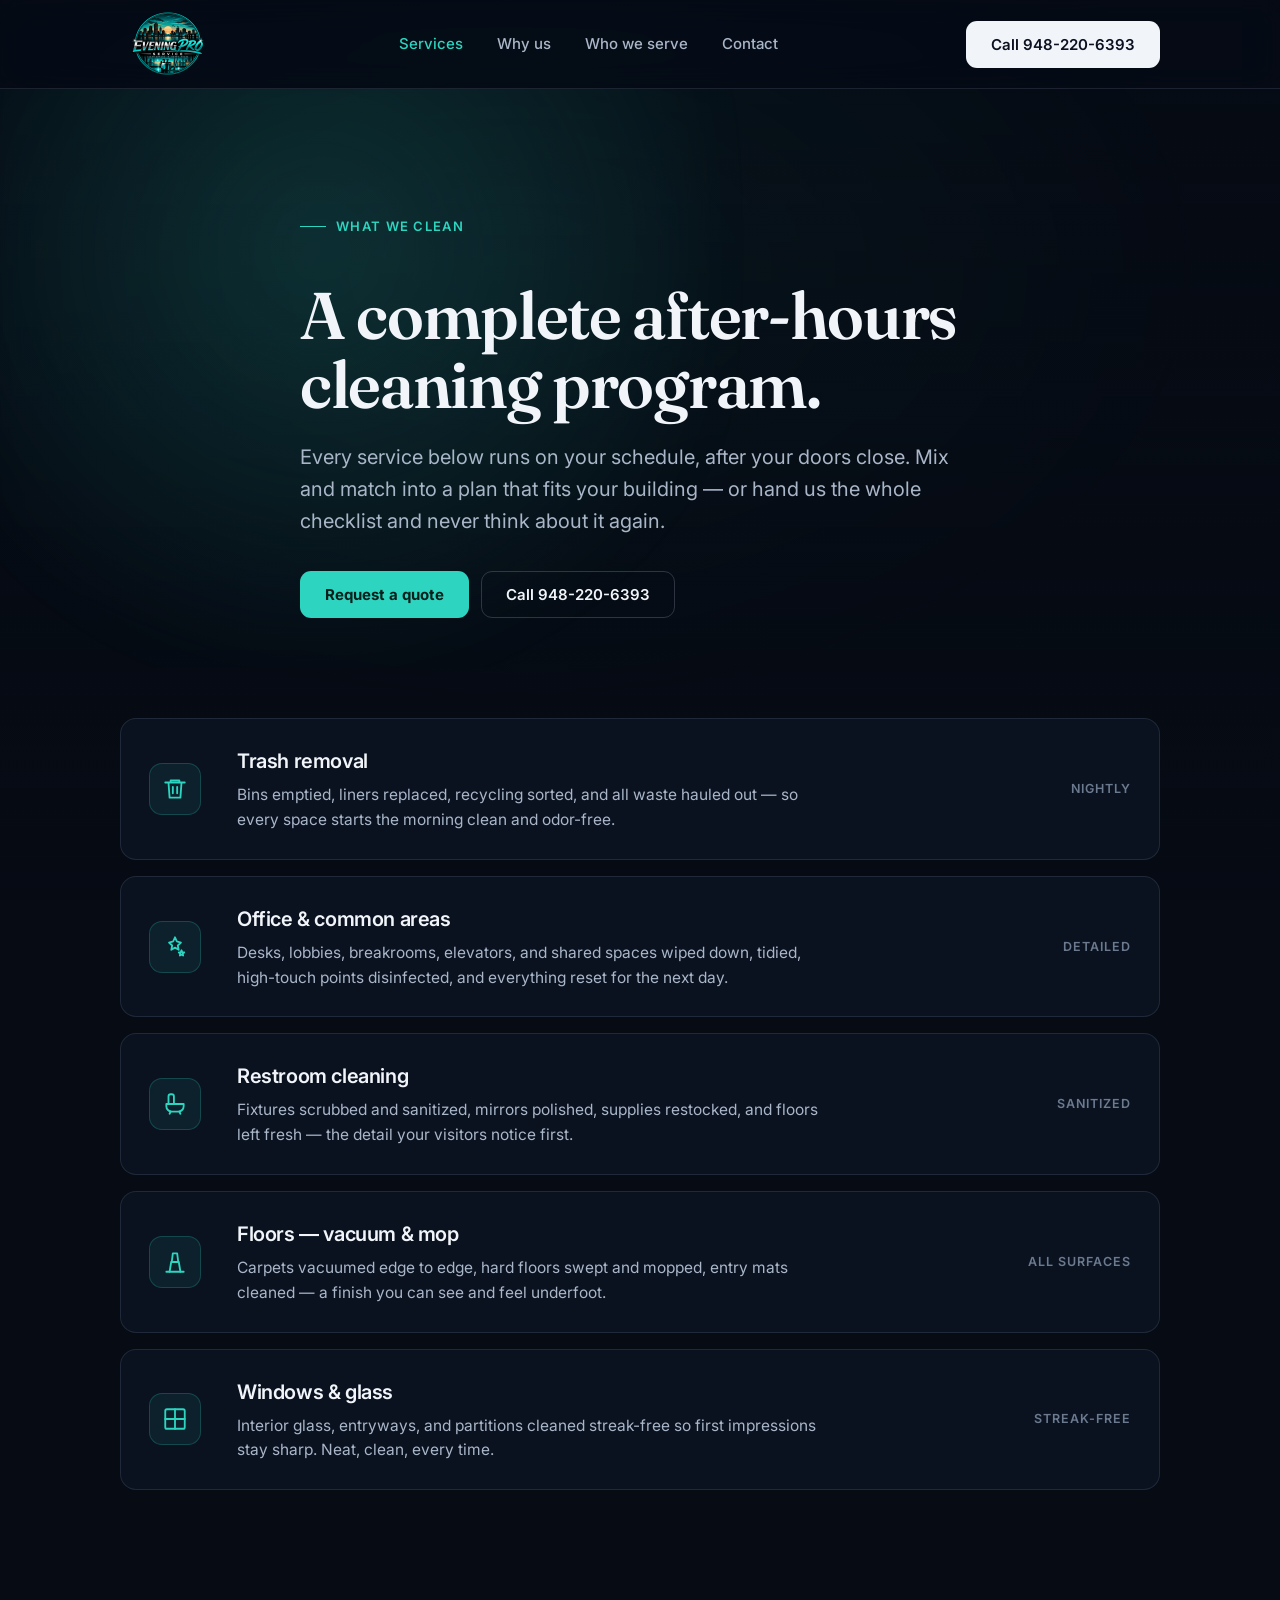
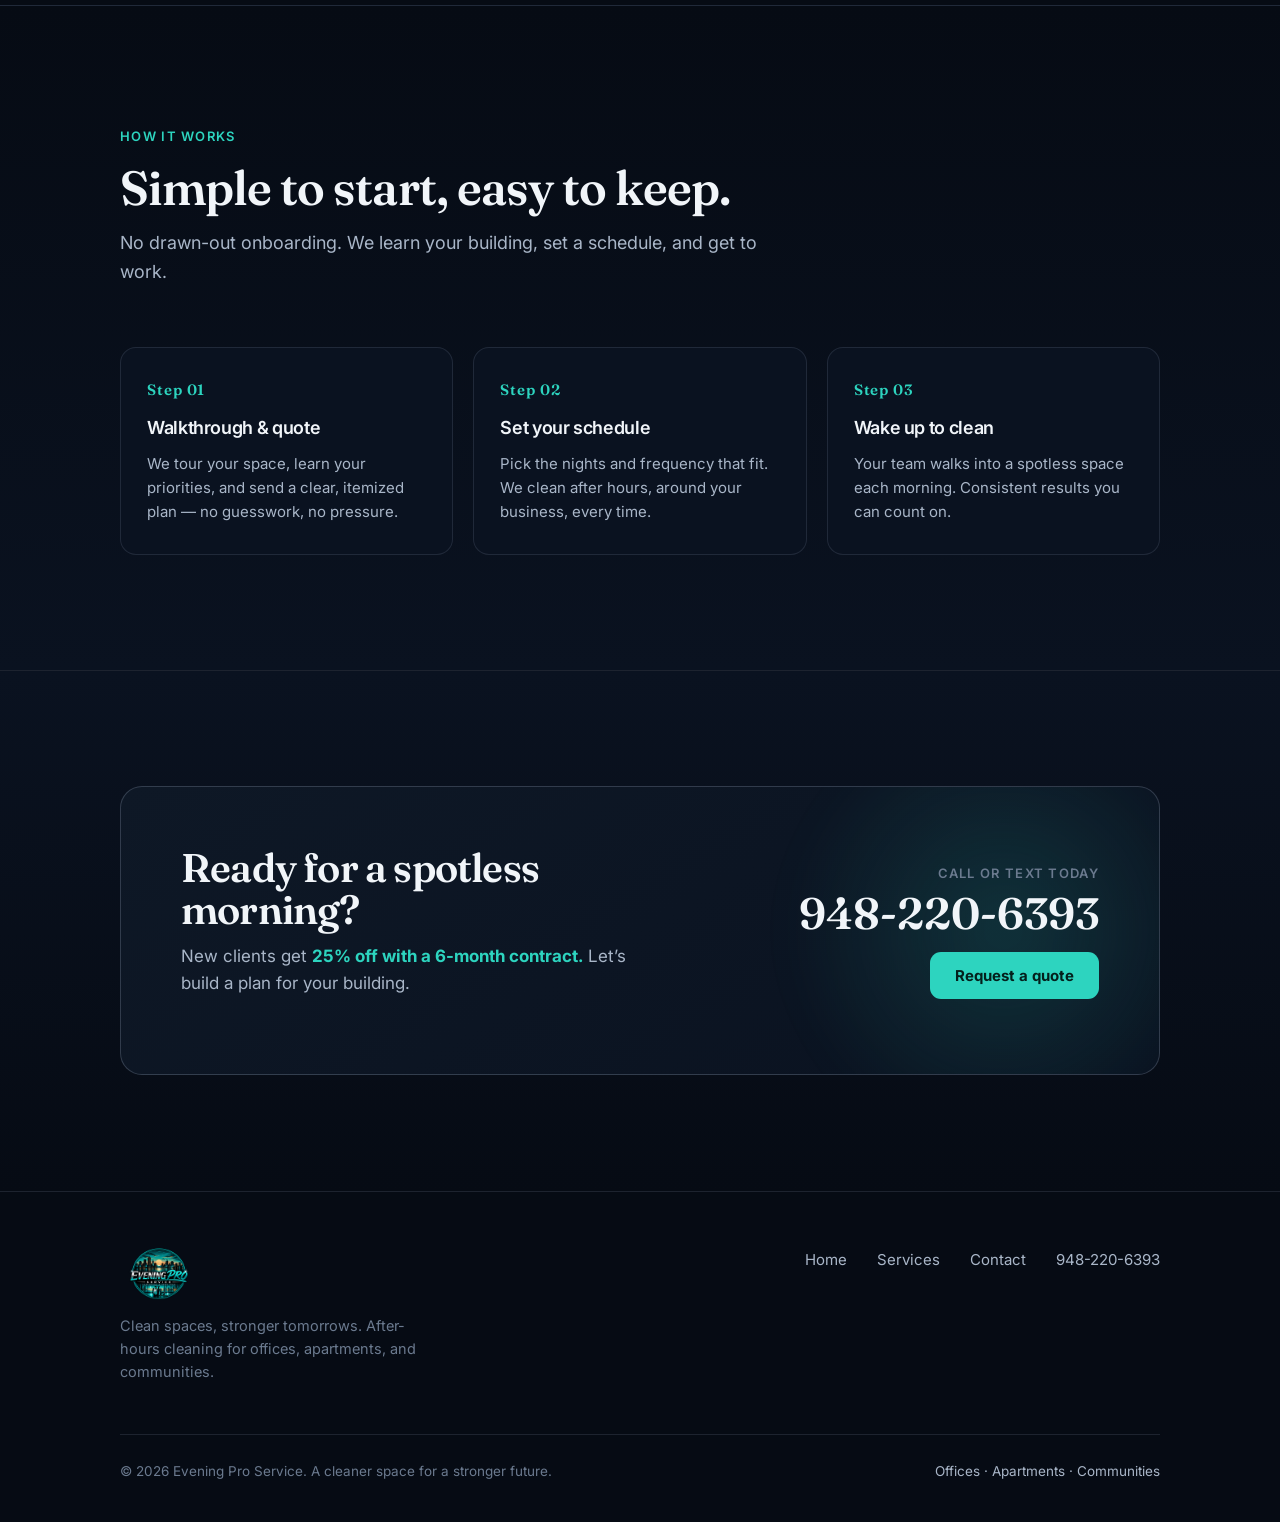
<file: services.html>
<!DOCTYPE html>
<html lang="en">
<head>
<meta charset="utf-8" />
<meta name="viewport" content="width=device-width, initial-scale=1" />
<title>Services — Evening Pro Service</title>
<meta name="description" content="Trash removal, office and common areas, restroom cleaning, floors, and windows — after-hours commercial cleaning for offices, apartments, and communities." />
<meta name="theme-color" content="#060b14" />
<link rel="preconnect" href="https://fonts.googleapis.com" />
<link rel="preconnect" href="https://fonts.gstatic.com" crossorigin />
<link href="https://fonts.googleapis.com/css2?family=Fraunces:opsz,wght@9..144,500;9..144,600&family=Inter:wght@400;500;600;700&display=swap" rel="stylesheet" />
<style>
:root{
  --bg:#060b14;          /* near-black slate */
  --bg2:#0a1220;         /* panel */
  --bg3:#0e1826;         /* raised panel */
  --ink:#f1f5f9;         /* primary text */
  --sub:#a9b6c8;         /* secondary text */
  --mute:#6b7a8f;        /* muted */
  --line:rgba(148,163,184,.16);
  --line2:rgba(148,163,184,.28);
  --teal:#2dd4bf;        /* refined aqua accent */
  --teal-deep:#14b8a6;
  --teal-glow:rgba(45,212,191,.16);

  --serif:"Fraunces", Georgia, "Times New Roman", serif;
  --sans:"Inter", system-ui, -apple-system, BlinkMacSystemFont, "Segoe UI", Roboto, Arial, sans-serif;
  --wrap:1120px;
  --pad:clamp(22px, 5vw, 40px);
}

*{ box-sizing:border-box; }
html{ scroll-behavior:smooth; }
body{
  margin:0; background:var(--bg); color:var(--ink);
  font-family:var(--sans); font-size:17px; line-height:1.6;
  -webkit-font-smoothing:antialiased; overflow-x:hidden; padding-top:88px;
}
a{ color:inherit; text-decoration:none; }
img{ max-width:100%; display:block; }
h1,h2,h3{ margin:0; letter-spacing:-0.02em; overflow-wrap:break-word; }
.wrap{ max-width:var(--wrap); margin:0 auto; padding-left:var(--pad); padding-right:var(--pad); }
.serif-h{ font-family:var(--serif); font-weight:600; }

/* ---------- Ambient slow-moving gradient glow (site-wide background) ---------- */
.ambient{
  position:fixed; inset:0; z-index:-2; pointer-events:none;
  background:
    radial-gradient(45% 40% at 20% 15%, rgba(45,212,191,.10), transparent 60%),
    radial-gradient(40% 45% at 85% 20%, rgba(56,120,180,.12), transparent 60%),
    radial-gradient(50% 50% at 60% 100%, rgba(45,212,191,.07), transparent 60%);
  background-size:200% 200%, 200% 200%, 200% 200%;
  animation:drift 26s ease-in-out infinite alternate;
  filter:blur(10px);
}
@keyframes drift{
  0%{ background-position:0% 0%, 100% 0%, 50% 100%; }
  100%{ background-position:30% 20%, 70% 30%, 40% 80%; }
}
body::before{
  content:""; position:fixed; inset:0; z-index:-1; pointer-events:none;
  background:linear-gradient(180deg, rgba(6,11,20,.4), rgba(6,11,20,.86));
}

/* ---------- Buttons ---------- */
.btn{
  display:inline-flex; align-items:center; justify-content:center; gap:9px;
  font-weight:600; font-size:15px; line-height:1; font-family:inherit;
  padding:15px 24px; border-radius:11px; cursor:pointer; border:1px solid transparent;
  transition:transform .16s ease, background .2s ease, border-color .2s ease, box-shadow .2s ease, color .2s ease;
  white-space:nowrap;
}
.btn--primary{ background:var(--ink); color:#0b1120; }
.btn--primary:hover{ transform:translateY(-2px); background:#fff; box-shadow:0 12px 30px -12px rgba(255,255,255,.4); }
.btn--teal{ background:var(--teal); color:#04201c; font-weight:700; }
.btn--teal:hover{ transform:translateY(-2px); background:var(--teal-deep); box-shadow:0 14px 34px -12px var(--teal-glow); }
.btn--ghost{ background:transparent; color:var(--ink); border-color:var(--line2); }
.btn--ghost:hover{ transform:translatey(-2px); border-color:var(--teal); color:var(--teal); }

/* ---------- Header ---------- */
header{
  position:fixed; top:0; left:0; right:0; z-index:50;
  background:rgba(6,11,20,.7); backdrop-filter:blur(14px) saturate(150%);
  border-bottom:1px solid var(--line); transition:background .3s ease, border-color .3s ease;
}
header.scrolled{ background:rgba(6,11,20,.92); }
.nav{ display:flex; align-items:center; justify-content:space-between; height:88px; gap:14px; }
.brand{ display:flex; align-items:center; gap:11px; font-weight:700; letter-spacing:-0.01em; }
.brand .mark{
  width:34px; height:34px; border-radius:9px; flex:0 0 auto; position:relative; overflow:hidden;
  background:linear-gradient(150deg, #0e1826 0%, #12263a 60%, #14b8a6 190%);
  border:1px solid var(--line2);
}
.brand .mark::before{ content:""; position:absolute; left:7px; top:7px; width:13px; height:13px; border-radius:50%; box-shadow: inset -4px 2px 0 0 rgba(45,212,191,.9); }
.brand .mark::after{ content:""; position:absolute; left:0; right:0; bottom:8px; height:1.5px; background:rgba(148,163,184,.45); }
.mark--sm{ width:30px; height:30px; }
.brand-name{ color:var(--ink); }
.nav-links{ display:flex; align-items:center; gap:6px; }
.nav-links a{ padding:9px 14px; border-radius:8px; font-weight:500; font-size:15px; color:var(--sub); transition:color .15s, background .15s; }
.nav-links a:hover{ color:var(--ink); background:rgba(148,163,184,.08); }
.nav-links a.active{ color:var(--teal); }
.nav-cta{ margin-left:6px; }
  @media (max-width:520px){
    .nav{ height:74px; gap:10px; }
    .nav-cta{ padding:10px 14px; font-size:13px; margin-left:0; }
    .nav-cta .cta-long{ display:none; }
  }
  @media (min-width:521px){ .nav-cta .cta-short{ display:none; } }
@media (max-width:820px){ .nav-links{ display:none; } }

/* ---------- Reveal animation ---------- */
.reveal{ opacity:0; transform:translateY(22px); transition:opacity .7s cubic-bezier(.16,1,.3,1), transform .7s cubic-bezier(.16,1,.3,1); }
.reveal.in{ opacity:1; transform:none; }

/* ---------- Hero ---------- */
.hero{ position:relative; overflow:hidden; }
.hero-inner{ padding-top:clamp(72px,11vw,132px); padding-bottom:clamp(56px,8vw,96px); max-width:840px; position:relative; z-index:1; }
.hero-glow{
  position:absolute; z-index:0; top:-30%; right:-10%; width:70%; height:150%;
  background:radial-gradient(circle at 60% 40%, var(--teal-glow), transparent 62%);
  filter:blur(30px); animation:heroPulse 12s ease-in-out infinite alternate; pointer-events:none;
}
@keyframes heroPulse{ 0%{ opacity:.7; transform:translate(0,0) scale(1);} 100%{ opacity:1; transform:translate(-4%,3%) scale(1.08);} }
.eyebrow{ display:inline-flex; align-items:center; gap:10px; margin-bottom:26px; font-size:13px; font-weight:600; letter-spacing:.1em; text-transform:uppercase; color:var(--teal); }
.eyebrow::before{ content:""; width:26px; height:1.5px; background:var(--teal); }
.hero h1{ font-family:var(--serif); font-weight:600; font-size:clamp(30px, 8.5vw, 78px); line-height:1.04; overflow-wrap:break-word; word-break:break-word; hyphens:auto; }
.hero h1 em{ font-style:italic; color:var(--teal); }
.hero .lead{ margin:26px 0 0; max-width:580px; font-size:clamp(17px,2vw,20px); color:var(--sub); }
.hero-actions{ display:flex; flex-wrap:wrap; gap:12px; margin-top:38px; }
.hero-meta{ display:flex; flex-wrap:wrap; gap:26px 44px; margin-top:56px; padding-top:32px; border-top:1px solid var(--line); }
.hero-meta div{ min-width:120px; }
.hero-meta .n{ font-family:var(--serif); font-size:28px; font-weight:600; line-height:1; color:var(--ink); }
.hero-meta .l{ margin-top:9px; font-size:13.5px; color:var(--mute); }

/* ---------- Special ---------- */
.special{ border-top:1px solid var(--line); border-bottom:1px solid var(--line); background:linear-gradient(180deg, var(--bg2), var(--bg)); }
.special-inner{ display:flex; flex-wrap:wrap; align-items:center; justify-content:space-between; gap:20px; padding-top:26px; padding-bottom:26px; }
.special .txt{ display:flex; align-items:baseline; gap:16px; flex-wrap:wrap; }
.special .pct{ font-family:var(--serif); font-size:34px; font-weight:600; line-height:1; color:var(--teal); }
.special .desc{ color:var(--sub); font-size:15.5px; max-width:60ch; }
.special .desc b{ color:var(--ink); font-weight:600; }

/* ---------- Sections ---------- */
section{ padding:clamp(66px,9vw,116px) 0; position:relative; }
.sec-head{ max-width:640px; margin-bottom:clamp(40px,5vw,60px); }
.sec-head .kick{ font-size:13px; font-weight:600; letter-spacing:.1em; text-transform:uppercase; color:var(--mute); }
.sec-head .kick--teal{ color:var(--teal); }
.sec-head h2{ font-family:var(--serif); font-weight:600; font-size:clamp(30px,4.4vw,48px); line-height:1.05; margin-top:14px; }
.sec-head p{ margin:16px 0 0; color:var(--sub); font-size:18px; }

/* Services grid */
.svc-grid{ display:grid; grid-template-columns:repeat(3,1fr); gap:16px; }
.svc{ background:var(--bg2); border:1px solid var(--line); border-radius:16px; padding:32px 28px; transition:transform .2s ease, border-color .2s ease, background .2s ease; }
.svc:hover{ transform:translateY(-6px); border-color:var(--line2); background:var(--bg3); }
.svc .ico{ width:46px; height:46px; border-radius:12px; background:rgba(45,212,191,.08); border:1px solid rgba(45,212,191,.22); display:flex; align-items:center; justify-content:center; color:var(--teal); margin-bottom:20px; transition:background .2s ease; }
.svc:hover .ico{ background:rgba(45,212,191,.14); }
.svc .ico svg{ width:22px; height:22px; }
.svc h3{ font-size:19px; font-weight:600; }
.svc p{ margin:9px 0 0; color:var(--sub); font-size:15.5px; }
.svc--cta{ display:flex; align-items:center; background:linear-gradient(160deg, var(--bg3), var(--bg2)); border-color:var(--line2); }
.svc--cta .serif-h{ font-size:22px; }
.svc--cta p{ margin:10px 0 18px; }
@media (max-width:860px){ .svc-grid{ grid-template-columns:repeat(2,1fr); } }
@media (max-width:560px){ .svc-grid{ grid-template-columns:1fr; } }

/* Values */
.values{ background:linear-gradient(180deg, var(--bg), var(--bg2)); border-top:1px solid var(--line); }
.val-grid{ display:grid; grid-template-columns:repeat(4,1fr); gap:28px; }
.val{ padding-top:26px; border-top:1px solid var(--line2); }
.val .ico{ color:var(--teal); margin-bottom:16px; }
.val .ico svg{ width:24px; height:24px; }
.val h3{ font-size:17px; font-weight:600; }
.val p{ margin:8px 0 0; color:var(--sub); font-size:14.5px; }
@media (max-width:900px){ .val-grid{ grid-template-columns:repeat(2,1fr); gap:32px; } }
@media (max-width:520px){ .val-grid{ grid-template-columns:1fr; } }

/* Serve strip */
.serve{ border-top:1px solid var(--line); }
.serve-inner{ display:flex; align-items:center; justify-content:space-between; flex-wrap:wrap; gap:16px; }
.serve .who{ display:flex; flex-wrap:wrap; gap:10px; }
.serve .who span{ padding:9px 16px; border:1px solid var(--line2); border-radius:999px; font-size:14.5px; font-weight:500; color:var(--sub); transition:border-color .2s, color .2s; }
.serve .who span:hover{ border-color:var(--teal); color:var(--teal); }

/* CTA */
.cta{ background:linear-gradient(180deg, var(--bg2), var(--bg)); border-top:1px solid var(--line); }
.cta-card{
  position:relative; overflow:hidden;
  background:linear-gradient(150deg, var(--bg3), var(--bg2));
  border:1px solid var(--line2); border-radius:22px;
  padding:clamp(36px,5vw,60px); display:flex; flex-wrap:wrap; align-items:center; justify-content:space-between; gap:30px;
}
.cta-card::after{ content:""; position:absolute; top:-40%; right:-10%; width:50%; height:180%; background:radial-gradient(circle, var(--teal-glow), transparent 60%); filter:blur(20px); pointer-events:none; }
.cta-card > *{ position:relative; z-index:1; }
.cta-card h2{ font-family:var(--serif); font-weight:600; font-size:clamp(28px,4vw,40px); line-height:1.05; max-width:15ch; }
.cta-card .sub{ margin-top:12px; color:var(--sub); max-width:44ch; }
.cta-phone{ text-align:right; }
.cta-phone .call-label{ font-size:13px; letter-spacing:.1em; text-transform:uppercase; color:var(--mute); font-weight:600; }
.cta-phone .num{ font-family:var(--serif); font-size:clamp(30px,4.4vw,44px); font-weight:600; line-height:1.1; margin:6px 0 14px; color:var(--ink); }
@media (max-width:640px){ .cta-phone{ text-align:left; } }

/* Footer */
footer{ background:var(--bg); border-top:1px solid var(--line); color:var(--sub); }
footer .wrap{ padding-top:56px; padding-bottom:40px; }
.foot-top{ display:flex; flex-wrap:wrap; justify-content:space-between; gap:30px; padding-bottom:36px; border-bottom:1px solid var(--line); }
.foot-brand{ color:var(--ink); display:flex; align-items:center; gap:11px; font-weight:700; }
.foot-tag{ margin-top:14px; max-width:36ch; font-size:14.5px; color:var(--mute); }
.foot-links{ display:flex; gap:30px; flex-wrap:wrap; }
.foot-links a{ color:var(--sub); font-size:15px; transition:color .15s; }
.foot-links a:hover{ color:var(--teal); }
.foot-bottom{ display:flex; flex-wrap:wrap; justify-content:space-between; gap:14px; padding-top:26px; font-size:13.5px; color:var(--mute); }
.foot-bottom .strong{ color:var(--sub); }

:focus-visible{ outline:2px solid var(--teal); outline-offset:3px; border-radius:4px; }
@media (prefers-reduced-motion:reduce){
  *{ transition:none !important; scroll-behavior:auto; }
  .ambient, .hero-glow{ animation:none; }
  .reveal{ opacity:1; transform:none; }
}


  /* Brand logo images */
  .brand-logo{ height:64px; width:auto; display:block; }
  @media (max-width:520px){ .brand-logo{ height:52px; } }
  @media (max-width:520px){ body{ padding-top:74px; } }
  .foot-logo{ height:52px; width:auto; display:block; }
  .hero-logo{ width:min(360px,72vw); height:auto; margin:0 auto 28px; display:block; filter:drop-shadow(0 10px 40px rgba(45,212,191,.18)); }
  .brand{ gap:0; }


  /* Hamburger button — hidden on desktop, shown on mobile */
  .nav-toggle{ display:none; width:44px; height:44px; border:1px solid var(--line2); background:rgba(148,163,184,.06); border-radius:11px; cursor:pointer; padding:0; align-items:center; justify-content:center; flex-direction:column; gap:5px; }
  .nav-toggle span{ display:block; width:20px; height:2px; background:var(--ink); border-radius:2px; transition:transform .25s ease, opacity .2s ease; }
  body.menu-open .nav-toggle span:nth-child(1){ transform:translateY(7px) rotate(45deg); }
  body.menu-open .nav-toggle span:nth-child(2){ opacity:0; }
  body.menu-open .nav-toggle span:nth-child(3){ transform:translateY(-7px) rotate(-45deg); }

  /* Full-screen overlay menu */
  .mobile-menu{
    position:fixed; inset:0; z-index:45;
    background:rgba(6,11,20,.98); backdrop-filter:blur(8px);
    display:flex; align-items:center; justify-content:center;
    opacity:0; visibility:hidden; transition:opacity .3s ease, visibility .3s ease;
  }
  body.menu-open .mobile-menu{ opacity:1; visibility:visible; }
  .mm-links{ display:flex; flex-direction:column; align-items:center; gap:8px; text-align:center; }
  .mm-links a{ font-family:var(--serif); font-size:30px; font-weight:600; color:var(--ink); padding:12px 20px; transition:color .18s ease, transform .18s ease; opacity:0; transform:translateY(12px); }
  body.menu-open .mm-links a{ opacity:1; transform:none; }
  body.menu-open .mm-links a:nth-child(1){ transition-delay:.05s; }
  body.menu-open .mm-links a:nth-child(2){ transition-delay:.10s; }
  body.menu-open .mm-links a:nth-child(3){ transition-delay:.15s; }
  body.menu-open .mm-links a:nth-child(4){ transition-delay:.20s; }
  body.menu-open .mm-links a:nth-child(5){ transition-delay:.25s; }
  .mm-links a:not(.btn):hover{ color:var(--teal); }
  .mm-call{ margin-top:20px; font-family:var(--sans) !important; font-size:16px !important; padding:16px 28px !important; }
  .mm-links a.mm-call{ transform:translateY(12px); }
  body.menu-open .mm-links a.mm-call{ transform:none; }

  @media (max-width:820px){
    .nav-links{ display:none; }
    .nav-cta{ display:none; }      /* Call now lives inside the menu */
    .nav-toggle{ display:flex; }
  }
  @media (min-width:821px){
    .mobile-menu{ display:none; }
  }

</style>
<style>
  .page-hero{ position:relative; overflow:hidden; padding:clamp(70px,10vw,120px) 0 clamp(30px,5vw,50px); }
  .page-hero .hero-glow{ position:absolute; top:-40%; left:-5%; width:60%; height:170%; background:radial-gradient(circle at 50% 40%, var(--teal-glow), transparent 62%); filter:blur(30px); animation:heroPulse 12s ease-in-out infinite alternate; }
  .page-hero-inner{ position:relative; z-index:1; max-width:760px; }
  .page-hero h1{ font-family:var(--serif); font-weight:600; font-size:clamp(28px,7.5vw,66px); line-height:1.05; margin-top:18px; overflow-wrap:break-word; word-break:break-word; }
  .page-hero p{ margin:22px 0 0; color:var(--sub); font-size:clamp(17px,2vw,20px); max-width:60ch; }
  /* Detailed service rows */
  .svc-list{ display:grid; gap:16px; }
  .svc-row{ display:grid; grid-template-columns:64px 1fr auto; align-items:center; gap:24px; background:var(--bg2); border:1px solid var(--line); border-radius:16px; padding:26px 28px; transition:transform .2s ease, border-color .2s ease, background .2s ease; }
  .svc-row:hover{ transform:translateY(-4px); border-color:var(--line2); background:var(--bg3); }
  .svc-row .ico{ width:52px; height:52px; border-radius:13px; background:rgba(45,212,191,.08); border:1px solid rgba(45,212,191,.22); display:flex; align-items:center; justify-content:center; color:var(--teal); }
  .svc-row .ico svg{ width:26px; height:26px; }
  .svc-row h3{ font-size:20px; font-weight:600; }
  .svc-row p{ margin:6px 0 0; color:var(--sub); font-size:15.5px; max-width:60ch; }
  .svc-row .tag{ font-size:12.5px; font-weight:600; letter-spacing:.08em; text-transform:uppercase; color:var(--mute); white-space:nowrap; }
  @media (max-width:640px){ .svc-row{ grid-template-columns:52px 1fr; } .svc-row .tag{ display:none; } }
  /* Process */
  .steps{ display:grid; grid-template-columns:repeat(3,1fr); gap:20px; counter-reset:step; }
  .step{ background:var(--bg2); border:1px solid var(--line); border-radius:16px; padding:30px 26px; position:relative; }
  .step .num{ font-family:var(--serif); font-size:15px; color:var(--teal); font-weight:600; letter-spacing:.06em; }
  .step h3{ font-size:18px; font-weight:600; margin-top:12px; }
  .step p{ margin:9px 0 0; color:var(--sub); font-size:15px; }
  @media (max-width:760px){ .steps{ grid-template-columns:1fr; } }
</style>
</head>
<body>
<div class="ambient" aria-hidden="true"></div>

<header id="site-header">
  <div class="wrap nav">
    <a class="brand" href="index.html" aria-label="Evening Pro Service home">
      <img class="brand-logo" src="logo-web.png" alt="Evening Pro Service" />
    </a>
    <nav class="nav-links" aria-label="Primary">
      <a href="services.html">Services</a>
      <a href="index.html#why">Why us</a>
      <a href="index.html#serve">Who we serve</a>
      <a href="report-card.html">Contact</a>
    </nav>
    <a class="btn btn--primary nav-cta" href="tel:9482206393" aria-label="Call 948-220-6393"><span class="cta-long">Call 948-220-6393</span><span class="cta-short">Call</span></a>
    <button class="nav-toggle" id="navToggle" aria-label="Open menu" aria-expanded="false" aria-controls="mobileMenu">
      <span></span><span></span><span></span>
    </button>
  </div>
</header>
<div class="mobile-menu" id="mobileMenu" aria-hidden="true">
  <nav class="mm-links" aria-label="Mobile">
      <a href="services.html">Services</a>
      <a href="index.html#why">Why us</a>
      <a href="index.html#serve">Who we serve</a>
      <a href="report-card.html">Contact</a>
      <a class="btn btn--teal mm-call" href="tel:9482206393">Call 948-220-6393</a>
  </nav>
</div>


<main>
  <section class="page-hero">
    <div class="hero-glow" aria-hidden="true"></div>
    <div class="wrap page-hero-inner">
      <span class="eyebrow reveal">What we clean</span>
      <h1 class="reveal">A complete after-hours cleaning program.</h1>
      <p class="reveal">Every service below runs on your schedule, after your doors close. Mix and match into a plan that fits your building — or hand us the whole checklist and never think about it again.</p>
      <div class="hero-actions reveal" style="margin-top:34px;">
        <a class="btn btn--teal" href="report-card.html">Request a quote</a>
        <a class="btn btn--ghost" href="tel:9482206393">Call 948-220-6393</a>
      </div>
    </div>
  </section>

  <section style="padding-top:clamp(30px,4vw,50px);">
    <div class="wrap">
      <div class="svc-list">
        <article class="svc-row reveal">
          <div class="ico" aria-hidden="true"><svg viewBox="0 0 24 24" fill="none" stroke="currentColor" stroke-width="1.7" stroke-linecap="round" stroke-linejoin="round"><path d="M3 6h18M8 6V4h8v2M6 6l1 14h10l1-14M10 10v6M14 10v6"/></svg></div>
          <div><h3>Trash removal</h3><p>Bins emptied, liners replaced, recycling sorted, and all waste hauled out — so every space starts the morning clean and odor-free.</p></div>
          <span class="tag">Nightly</span>
        </article>
        <article class="svc-row reveal">
          <div class="ico" aria-hidden="true"><svg viewBox="0 0 24 24" fill="none" stroke="currentColor" stroke-width="1.7" stroke-linecap="round" stroke-linejoin="round"><path d="M12 3l1.6 3.7L17.5 8l-2.9 2.6.8 4-3.4-2-3.4 2 .8-4L6.5 8l3.9-1.3z"/><path d="M18 15l.7 1.7L20.5 17l-1.4 1 .4 1.9L18 19l-1.5.9.4-1.9-1.4-1 1.8-.3z"/></svg></div>
          <div><h3>Office &amp; common areas</h3><p>Desks, lobbies, breakrooms, elevators, and shared spaces wiped down, tidied, high-touch points disinfected, and everything reset for the next day.</p></div>
          <span class="tag">Detailed</span>
        </article>
        <article class="svc-row reveal">
          <div class="ico" aria-hidden="true"><svg viewBox="0 0 24 24" fill="none" stroke="currentColor" stroke-width="1.7" stroke-linecap="round" stroke-linejoin="round"><path d="M6 12V5a2 2 0 0 1 2-2h1a2 2 0 0 1 2 2v7"/><path d="M4 12h16v2a5 5 0 0 1-5 5H9a5 5 0 0 1-5-5z"/><path d="M8 19l-1 2M16 19l1 2"/></svg></div>
          <div><h3>Restroom cleaning</h3><p>Fixtures scrubbed and sanitized, mirrors polished, supplies restocked, and floors left fresh — the detail your visitors notice first.</p></div>
          <span class="tag">Sanitized</span>
        </article>
        <article class="svc-row reveal">
          <div class="ico" aria-hidden="true"><svg viewBox="0 0 24 24" fill="none" stroke="currentColor" stroke-width="1.7" stroke-linecap="round" stroke-linejoin="round"><path d="M4 21h16"/><path d="M7 21l1.5-9h7L17 21"/><path d="M9 12l1-8h4l1 8"/></svg></div>
          <div><h3>Floors — vacuum &amp; mop</h3><p>Carpets vacuumed edge to edge, hard floors swept and mopped, entry mats cleaned — a finish you can see and feel underfoot.</p></div>
          <span class="tag">All surfaces</span>
        </article>
        <article class="svc-row reveal">
          <div class="ico" aria-hidden="true"><svg viewBox="0 0 24 24" fill="none" stroke="currentColor" stroke-width="1.7" stroke-linecap="round" stroke-linejoin="round"><rect x="3" y="3" width="18" height="18" rx="1.5"/><path d="M12 3v18M3 12h18"/></svg></div>
          <div><h3>Windows &amp; glass</h3><p>Interior glass, entryways, and partitions cleaned streak-free so first impressions stay sharp. Neat, clean, every time.</p></div>
          <span class="tag">Streak-free</span>
        </article>
      </div>
    </div>
  </section>

  <section class="values" style="border-radius:0;">
    <div class="wrap">
      <div class="sec-head reveal">
        <span class="kick kick--teal">How it works</span>
        <h2>Simple to start, easy to keep.</h2>
        <p>No drawn-out onboarding. We learn your building, set a schedule, and get to work.</p>
      </div>
      <div class="steps">
        <div class="step reveal"><div class="num">Step 01</div><h3>Walkthrough &amp; quote</h3><p>We tour your space, learn your priorities, and send a clear, itemized plan — no guesswork, no pressure.</p></div>
        <div class="step reveal"><div class="num">Step 02</div><h3>Set your schedule</h3><p>Pick the nights and frequency that fit. We clean after hours, around your business, every time.</p></div>
        <div class="step reveal"><div class="num">Step 03</div><h3>Wake up to clean</h3><p>Your team walks into a spotless space each morning. Consistent results you can count on.</p></div>
      </div>
    </div>
  </section>

  <section class="cta">
    <div class="wrap">
      <div class="cta-card reveal">
        <div>
          <h2>Ready for a spotless morning?</h2>
          <p class="sub">New clients get <strong style="color:var(--teal);">25% off with a 6-month contract.</strong> Let&rsquo;s build a plan for your building.</p>
        </div>
        <div class="cta-phone">
          <div class="call-label">Call or text today</div>
          <div class="num">948-220-6393</div>
          <a class="btn btn--teal" href="report-card.html">Request a quote</a>
        </div>
      </div>
    </div>
  </section>
</main>

<footer>
  <div class="wrap">
    <div class="foot-top">
      <div>
        <div class="foot-brand"><img class="foot-logo" src="logo-web.png" alt="Evening Pro Service" /></div>
        <p class="foot-tag">Clean spaces, stronger tomorrows. After-hours cleaning for offices, apartments, and communities.</p>
      </div>
      <nav class="foot-links" aria-label="Footer">
        <a href="index.html">Home</a><a href="services.html">Services</a><a href="report-card.html">Contact</a><a href="tel:9482206393">948-220-6393</a>
      </nav>
    </div>
    <div class="foot-bottom">
      <span>&copy; <span id="y"></span> Evening Pro Service. A cleaner space for a stronger future.</span>
      <span class="strong">Offices &middot; Apartments &middot; Communities</span>
    </div>
  </div>
</footer>
<script>
// Year in footer
(function(){ var y=document.getElementById("y"); if(y) y.textContent=new Date().getFullYear(); })();

// Header solidifies on scroll
(function(){
  var h=document.getElementById("site-header");
  if(!h) return;
  var onScroll=function(){ h.classList.toggle("scrolled", window.scrollY>8); };
  window.addEventListener("scroll", onScroll, {passive:true}); onScroll();
})();

// Scroll reveals
(function(){
  var items=document.querySelectorAll(".reveal");
  if(!("IntersectionObserver" in window)){ items.forEach(function(el){ el.classList.add("in"); }); return; }
  var io=new IntersectionObserver(function(entries){
    entries.forEach(function(e){
      if(e.isIntersecting){
        var el=e.target;
        var sibs=el.parentElement?Array.prototype.indexOf.call(el.parentElement.children, el):0;
        setTimeout(function(){ el.classList.add("in"); }, Math.min(sibs,6)*70);
        io.unobserve(el);
      }
    });
  }, { threshold:0.14, rootMargin:"0px 0px -6% 0px" });
  items.forEach(function(el){ io.observe(el); });
})();

// Mark active nav link by filename
(function(){
  var path=(location.pathname.split("/").pop()||"index.html");
  document.querySelectorAll(".nav-links a").forEach(function(a){
    var href=a.getAttribute("href")||"";
    if(href===path || (path==="" && href==="index.html")) a.classList.add("active");
  });
})();

</script>
<script>
// Mobile full-screen menu toggle
(function(){
  var btn=document.getElementById("navToggle");
  var menu=document.getElementById("mobileMenu");
  if(!btn||!menu) return;
  function setOpen(open){
    document.body.classList.toggle("menu-open", open);
    btn.setAttribute("aria-expanded", open?"true":"false");
    menu.setAttribute("aria-hidden", open?"false":"true");
    document.body.style.overflow = open ? "hidden" : "";
  }
  btn.addEventListener("click", function(){ setOpen(!document.body.classList.contains("menu-open")); });
  // Close when a link is tapped
  menu.querySelectorAll("a").forEach(function(a){ a.addEventListener("click", function(){ setOpen(false); }); });
  // Close on Escape
  document.addEventListener("keydown", function(e){ if(e.key==="Escape") setOpen(false); });
})();
</script>
</body>
</html>
</file>
